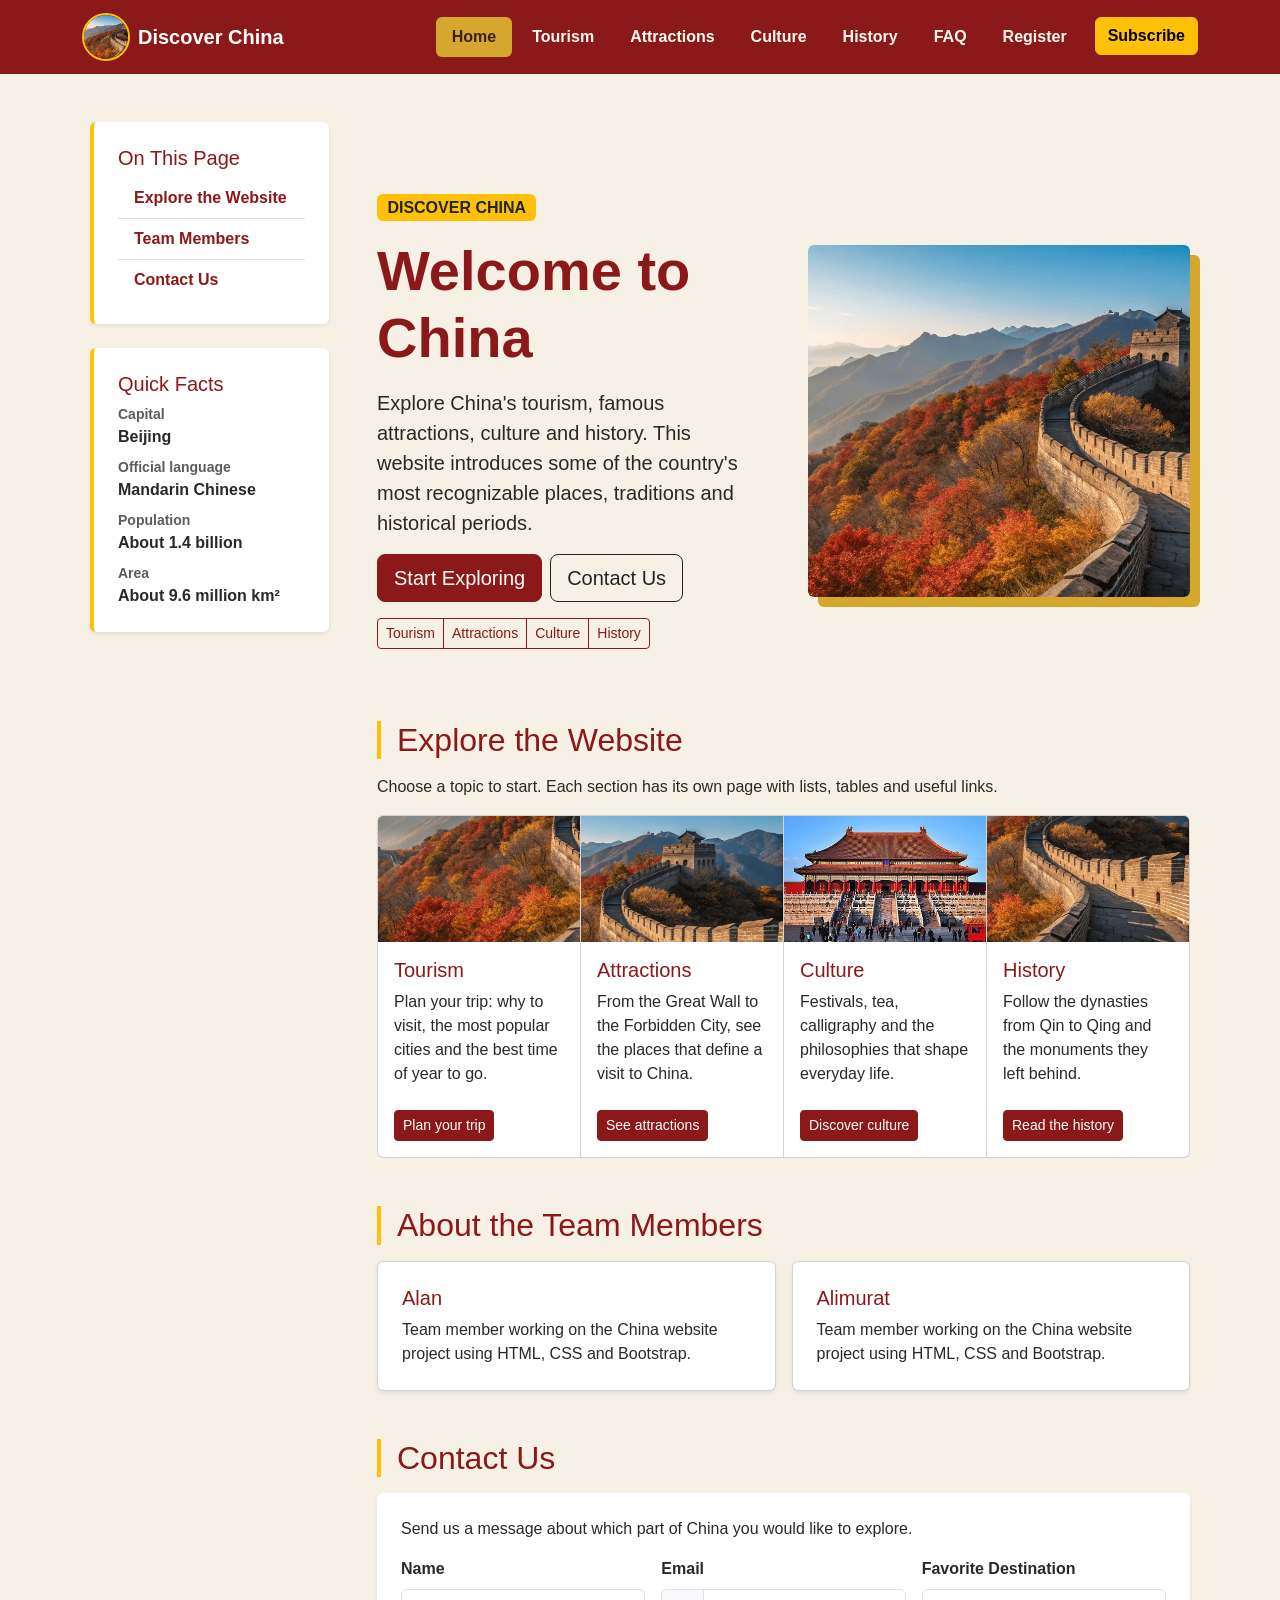
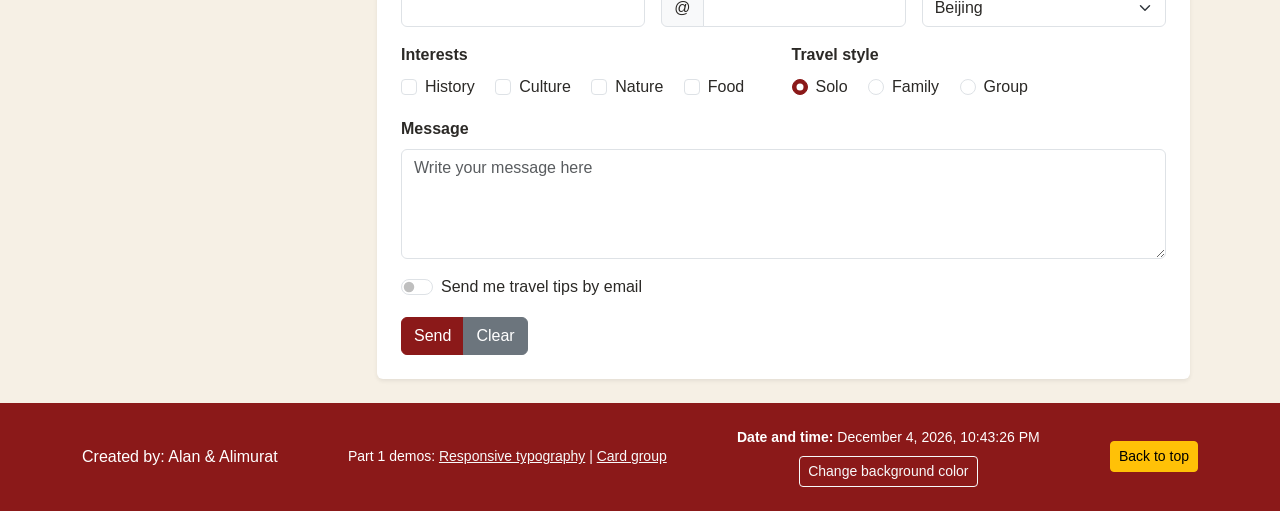
<file: index.html>
<!DOCTYPE html>
<html lang="en">
<head>
    <meta charset="UTF-8">
    <meta name="viewport" content="width=device-width, initial-scale=1.0">
    <meta name="description" content="Discover China: tourism, attractions, culture and history.">
    <title>Discover China</title>
    <link rel="stylesheet" href="css/bootstrap.min.css">
    <link rel="stylesheet" href="css/style.css">
</head>
<body class="d-flex flex-column min-vh-100" id="top">
    <a class="visually-hidden-focusable btn btn-warning m-2 position-absolute" href="#main">Skip to main content</a>

    <header class="sticky-top">
        <nav class="navbar navbar-expand-lg navbar-dark bg-primary" aria-label="Main navigation">
            <div class="container">
                <a class="navbar-brand d-flex align-items-center gap-2 fw-bold" href="index.html">
                    <img src="images/china-tourism.jpg" alt="China website logo" width="48" height="48"
                         class="rounded-circle border border-2 border-warning object-fit-cover">
                    <span>Discover China</span>
                </a>
                <button class="navbar-toggler" type="button" data-bs-toggle="collapse" data-bs-target="#mainMenu"
                        aria-controls="mainMenu" aria-expanded="false" aria-label="Toggle navigation menu">
                    <span class="navbar-toggler-icon"></span>
                </button>
                <div class="collapse navbar-collapse" id="mainMenu">
                    <ul class="navbar-nav ms-auto gap-lg-1 mt-2 mt-lg-0">
                        <li class="nav-item"><a class="nav-link fw-bold rounded px-lg-3 active" aria-current="page" href="index.html">Home</a></li>
                        <li class="nav-item"><a class="nav-link fw-bold rounded px-lg-3" href="tourism.html">Tourism</a></li>
                        <li class="nav-item"><a class="nav-link fw-bold rounded px-lg-3" href="attraction.html">Attractions</a></li>
                        <li class="nav-item"><a class="nav-link fw-bold rounded px-lg-3" href="culture.html">Culture</a></li>
                        <li class="nav-item"><a class="nav-link fw-bold rounded px-lg-3" href="history.html">History</a></li>
                        <li class="nav-item"><a class="nav-link fw-bold rounded px-lg-3" href="faq.html">FAQ</a></li>
                        <li class="nav-item"><a class="nav-link fw-bold rounded px-lg-3" href="register.html">Register</a></li>
                        <li class="nav-item ms-lg-2 mt-2 mt-lg-0"><button type="button" class="btn btn-warning fw-bold" data-open-popup>Subscribe</button></li>
                    </ul>
                </div>
            </div>
        </nav>
    </header>

    <div class="container flex-grow-1">
        <div class="row px-2 px-sm-2 gx-lg-5">
            <main id="main" class="col-lg-9 order-lg-2" tabindex="-1">
                <section class="row align-items-center g-4 g-lg-5 py-4 py-lg-5 mt-lg-4">
                    <div class="col-12 col-lg-6">
                        <span class="badge bg-warning text-dark fs-6 fw-bold text-uppercase mb-3">Discover China</span>
                        <h1 class="display-4 fw-bold text-primary mb-3">Welcome to China</h1>
                        <p class="lead">Explore China's tourism, famous attractions, culture and history. This website introduces some of the country's most recognizable places, traditions and historical periods.</p>
                        <div class="d-flex flex-wrap gap-2 mb-3">
                            <a href="#explore" class="btn btn-primary btn-lg">Start Exploring</a>
                            <a href="#contact" class="btn btn-outline-dark btn-lg">Contact Us</a>
                        </div>
                        <div class="btn-group" role="group" aria-label="Quick links to website sections">
                            <a href="tourism.html" class="btn btn-outline-primary btn-sm">Tourism</a>
                            <a href="attraction.html" class="btn btn-outline-primary btn-sm">Attractions</a>
                            <a href="culture.html" class="btn btn-outline-primary btn-sm">Culture</a>
                            <a href="history.html" class="btn btn-outline-primary btn-sm">History</a>
                        </div>
                    </div>
                    <div class="col-12 col-lg-6">
                        <img src="images/china-tourism.jpg" alt="Great Wall of China" class="photo-frame rounded">
                    </div>
                </section>
                <section>
                    <h2 id="explore" class="h2 text-primary border-start border-4 border-warning ps-3 mt-4 mb-3">Explore the Website</h2>
                    <p>Choose a topic to start. Each section has its own page with lists, tables and useful links.</p>
                    <div class="card-group">
                        <article class="card card-lift">
                            <img src="images/cards/tourism.jpg" class="card-img-top" alt="Autumn hills seen from the Great Wall">
                            <div class="card-body">
                                <h3 class="card-title h5 text-primary">Tourism</h3>
                                <p class="card-text">Plan your trip: why to visit, the most popular cities and the best time of year to go.</p>
                            </div>
                            <div class="card-footer bg-transparent border-0 pb-3">
                                <a href="tourism.html" class="btn btn-primary btn-sm">Plan your trip</a>
                            </div>
                        </article>
                        <article class="card card-lift">
                            <img src="images/cards/attractions.jpg" class="card-img-top" alt="Stone watchtower on the Great Wall">
                            <div class="card-body">
                                <h3 class="card-title h5 text-primary">Attractions</h3>
                                <p class="card-text">From the Great Wall to the Forbidden City, see the places that define a visit to China.</p>
                            </div>
                            <div class="card-footer bg-transparent border-0 pb-3">
                                <a href="attraction.html" class="btn btn-primary btn-sm">See attractions</a>
                            </div>
                        </article>
                        <article class="card card-lift">
                            <img src="images/cards/culture.jpg" class="card-img-top" alt="Roof of an imperial hall in the Forbidden City">
                            <div class="card-body">
                                <h3 class="card-title h5 text-primary">Culture</h3>
                                <p class="card-text">Festivals, tea, calligraphy and the philosophies that shape everyday life.</p>
                            </div>
                            <div class="card-footer bg-transparent border-0 pb-3">
                                <a href="culture.html" class="btn btn-primary btn-sm">Discover culture</a>
                            </div>
                        </article>
                        <article class="card card-lift">
                            <img src="images/cards/history.jpg" class="card-img-top" alt="Paved walkway along the Great Wall">
                            <div class="card-body">
                                <h3 class="card-title h5 text-primary">History</h3>
                                <p class="card-text">Follow the dynasties from Qin to Qing and the monuments they left behind.</p>
                            </div>
                            <div class="card-footer bg-transparent border-0 pb-3">
                                <a href="history.html" class="btn btn-primary btn-sm">Read the history</a>
                            </div>
                        </article>
                    </div>
                </section>

                <section id="team" class="mt-5">
                    <h2 id="team-title" class="h2 text-primary border-start border-4 border-warning ps-3 mt-0 mb-3">About the Team Members</h2>
                    <div class="row g-3">
                        <div class="col-12 col-md-6 col-lg-6">
                            <div class="card h-100 shadow-sm">
                                <div class="card-body p-3 p-lg-4">
                                    <h3 class="h5 card-title text-primary">Alan</h3>
                                    <p class="card-text mb-0">Team member working on the China website project using HTML, CSS and Bootstrap.</p>
                                </div>
                            </div>
                        </div>
                        <div class="col-12 col-md-6 col-lg-6">
                            <div class="card h-100 shadow-sm">
                                <div class="card-body p-3 p-lg-4">
                                    <h3 class="h5 card-title text-primary">Alimurat</h3>
                                    <p class="card-text mb-0">Team member working on the China website project using HTML, CSS and Bootstrap.</p>
                                </div>
                            </div>
                        </div>
                    </div>
                </section>

                <section id="contact" class="mt-5 mb-4">
                    <h2 id="contact-title" class="h2 text-primary border-start border-4 border-warning ps-3 mt-0 mb-3">Contact Us</h2>
                    <div class="card border-0 shadow-sm">
                        <div class="card-body p-3 p-lg-4">
                            <p>Send us a message about which part of China you would like to explore.</p>
                            <div class="alert alert-success d-none" id="contactSuccess" role="status" tabindex="-1"></div>
                            <form id="contact-form" action="index.html" method="get" novalidate>
                                <div class="row g-3">
                                    <div class="col-12 col-sm-6 col-lg-4">
                                        <label for="name" class="form-label fw-bold">Name</label>
                                        <input type="text" class="form-control" id="name" name="name" autocomplete="name" required>
                                        <div class="invalid-feedback" id="name-error"></div>
                                    </div>
                                    <div class="col-12 col-sm-6 col-lg-4">
                                        <label for="email" class="form-label fw-bold">Email</label>
                                        <div class="input-group has-validation">
                                            <span class="input-group-text" id="email-addon">@</span>
                                            <input type="email" class="form-control" id="email" name="email" aria-describedby="email-addon" autocomplete="email" required>
                                            <div class="invalid-feedback" id="email-error"></div>
                                        </div>
                                    </div>
                                    <div class="col-12 col-sm-12 col-lg-4">
                                        <label for="destination" class="form-label fw-bold">Favorite Destination</label>
                                        <select class="form-select" id="destination" name="destination">
                                            <option>Beijing</option>
                                            <option>Shanghai</option>
                                            <option>Xi'an</option>
                                            <option>Chengdu</option>
                                        </select>
                                    </div>
                                    <div class="col-12 col-md-6">
                                        <fieldset>
                                            <legend class="form-label fw-bold fs-6">Interests</legend>
                                            <div class="form-check form-check-inline">
                                                <input class="form-check-input" type="checkbox" id="int-history" name="interest" value="history">
                                                <label class="form-check-label" for="int-history">History</label>
                                            </div>
                                            <div class="form-check form-check-inline">
                                                <input class="form-check-input" type="checkbox" id="int-culture" name="interest" value="culture">
                                                <label class="form-check-label" for="int-culture">Culture</label>
                                            </div>
                                            <div class="form-check form-check-inline">
                                                <input class="form-check-input" type="checkbox" id="int-nature" name="interest" value="nature">
                                                <label class="form-check-label" for="int-nature">Nature</label>
                                            </div>
                                            <div class="form-check form-check-inline">
                                                <input class="form-check-input" type="checkbox" id="int-food" name="interest" value="food">
                                                <label class="form-check-label" for="int-food">Food</label>
                                            </div>
                                        </fieldset>
                                    </div>
                                    <div class="col-12 col-md-6">
                                        <fieldset>
                                            <legend class="form-label fw-bold fs-6">Travel style</legend>
                                            <div class="form-check form-check-inline">
                                                <input class="form-check-input" type="radio" name="style" id="style-solo" value="solo" checked>
                                                <label class="form-check-label" for="style-solo">Solo</label>
                                            </div>
                                            <div class="form-check form-check-inline">
                                                <input class="form-check-input" type="radio" name="style" id="style-family" value="family">
                                                <label class="form-check-label" for="style-family">Family</label>
                                            </div>
                                            <div class="form-check form-check-inline">
                                                <input class="form-check-input" type="radio" name="style" id="style-group" value="group">
                                                <label class="form-check-label" for="style-group">Group</label>
                                            </div>
                                        </fieldset>
                                    </div>
                                    <div class="col-12">
                                        <label for="message" class="form-label fw-bold">Message</label>
                                        <textarea class="form-control" id="message" name="message" rows="4" placeholder="Write your message here"></textarea>
                                        <div class="invalid-feedback" id="message-error"></div>
                                    </div>
                                    <div class="col-12">
                                        <div class="form-check form-switch">
                                            <input class="form-check-input" type="checkbox" role="switch" id="newsletter" name="newsletter">
                                            <label class="form-check-label" for="newsletter">Send me travel tips by email</label>
                                        </div>
                                    </div>
                                    <div class="col-12">
                                        <div class="btn-group" role="group" aria-label="Form actions">
                                            <button type="submit" class="btn btn-primary">Send</button>
                                            <button type="reset" class="btn btn-secondary">Clear</button>
                                        </div>
                                    </div>
                                </div>
                            </form>
                        </div>
                    </div>
                </section>
            </main>

            <aside class="col-lg-3 order-lg-1 mt-2 mt-lg-5 mb-4" aria-label="Sidebar">
                <div class="sticky-lg-top side-sticky">
                    <div class="card border-0 border-start border-4 border-warning shadow-sm mb-3 mb-lg-4">
                        <div class="card-body p-3 p-lg-4">
                            <h2 class="h5 text-primary card-title">On This Page</h2>
                            <div class="list-group list-group-flush">
                                <a class="list-group-item list-group-item-action text-primary fw-bold" href="#explore">Explore the Website</a>
                                <a class="list-group-item list-group-item-action text-primary fw-bold" href="#team-title">Team Members</a>
                                <a class="list-group-item list-group-item-action text-primary fw-bold" href="#contact-title">Contact Us</a>
                            </div>
                        </div>
                    </div>
                    <div class="card border-0 border-start border-4 border-warning shadow-sm">
                        <div class="card-body p-3 p-lg-4">
                            <h2 class="h5 text-primary card-title">Quick Facts</h2>
                            <dl class="mb-0">
                                <dt class="small text-body-secondary">Capital</dt><dd class="fw-bold">Beijing</dd>
                                <dt class="small text-body-secondary">Official language</dt><dd class="fw-bold">Mandarin Chinese</dd>
                                <dt class="small text-body-secondary">Population</dt><dd class="fw-bold">About 1.4 billion</dd>
                                <dt class="small text-body-secondary">Area</dt><dd class="fw-bold mb-0">About 9.6 million km&sup2;</dd>
                            </dl>
                        </div>
                    </div>
                </div>
            </aside>
        </div>
    </div>

    <!-- Task 3: popup subscription form (hidden by default) -->
    <div class="popup-overlay" id="popupOverlay" role="dialog" aria-modal="true" aria-labelledby="popupTitle">
        <div class="popup-window card border-0 shadow-lg">
            <div class="card-body p-4">
                <button type="button" class="btn-close popup-close" id="popupClose" aria-label="Close"></button>
                <h2 id="popupTitle" class="h4 text-primary mb-3">Subscribe to China travel news</h2>
                <form id="subscribeForm" novalidate>
                    <div class="mb-3">
                        <label for="subName" class="form-label fw-bold">Name</label>
                        <input type="text" class="form-control" id="subName" placeholder="Your name" autocomplete="name">
                        <div class="invalid-feedback" id="subName-error"></div>
                    </div>
                    <div class="mb-3">
                        <label for="subEmail" class="form-label fw-bold">Email</label>
                        <input type="email" class="form-control" id="subEmail" placeholder="name@example.com" autocomplete="email">
                        <div class="invalid-feedback" id="subEmail-error"></div>
                    </div>
                    <button type="submit" class="btn btn-primary">Subscribe</button>
                    <div class="alert alert-success d-none mt-3 mb-0" id="subSuccess" role="status"></div>
                </form>
            </div>
        </div>
    </div>

    <footer class="bg-primary text-white mt-auto py-4">
        <div class="container d-flex flex-wrap justify-content-between align-items-center gap-3">
            <p class="mb-0">Created by: Alan &amp; Alimurat</p>
            <p class="mb-0 small">
                Part 1 demos:
                <a class="link-light" href="typography.html">Responsive typography</a> |
                <a class="link-light" href="card-group.html">Card group</a>
            </p>
            <div class="text-lg-center">
                <p class="mb-2 small"><span class="fw-bold">Date and time:</span> <span id="datetime" aria-live="off"></span></p>
                <button type="button" class="btn btn-outline-light btn-sm" id="colorBtn">Change background color</button>
            </div>
            <a href="#top" class="btn btn-warning btn-sm">Back to top</a>
        </div>
    </footer>

    <script src="js/bootstrap.bundle.min.js"></script>
    <script src="js/bgcolor.js"></script>
    <script src="js/datetime.js"></script>
    <script src="js/popup.js"></script>
    <script src="js/validation.js"></script>
</body>
</html>
</file>
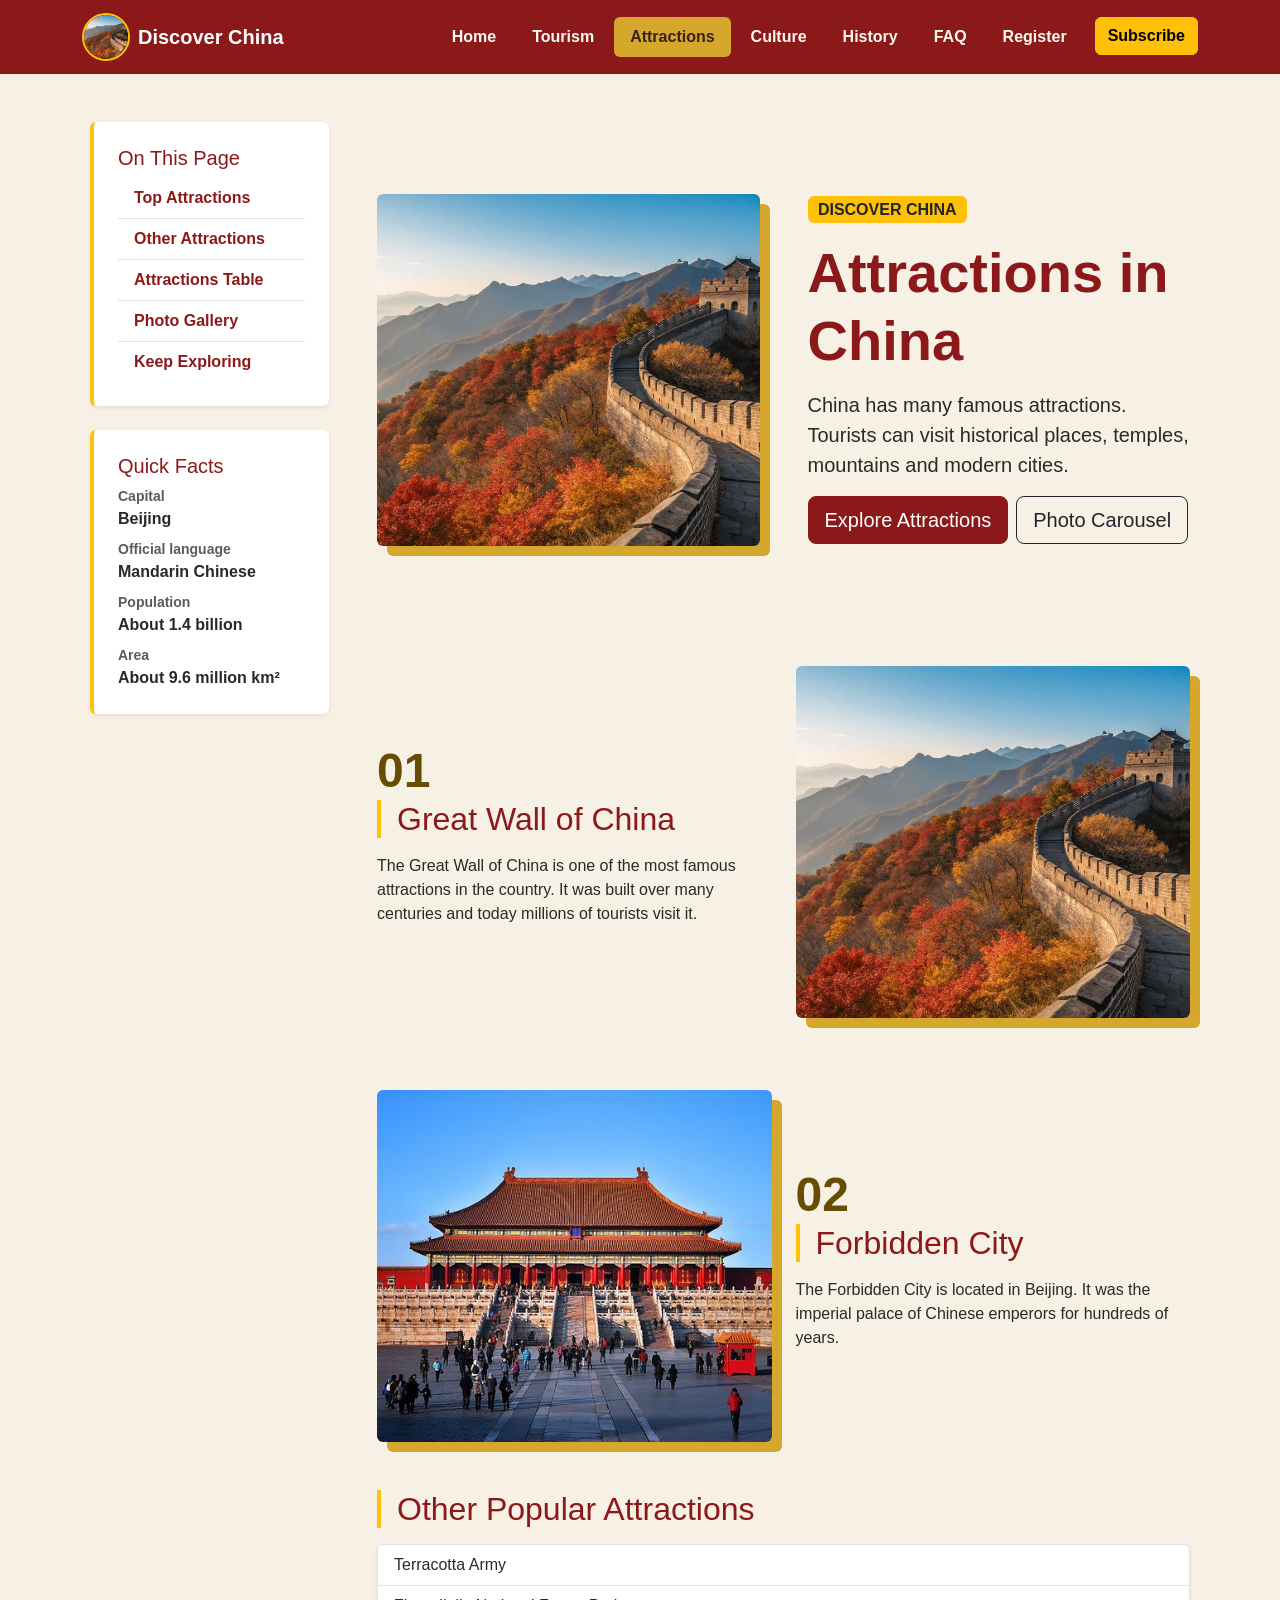
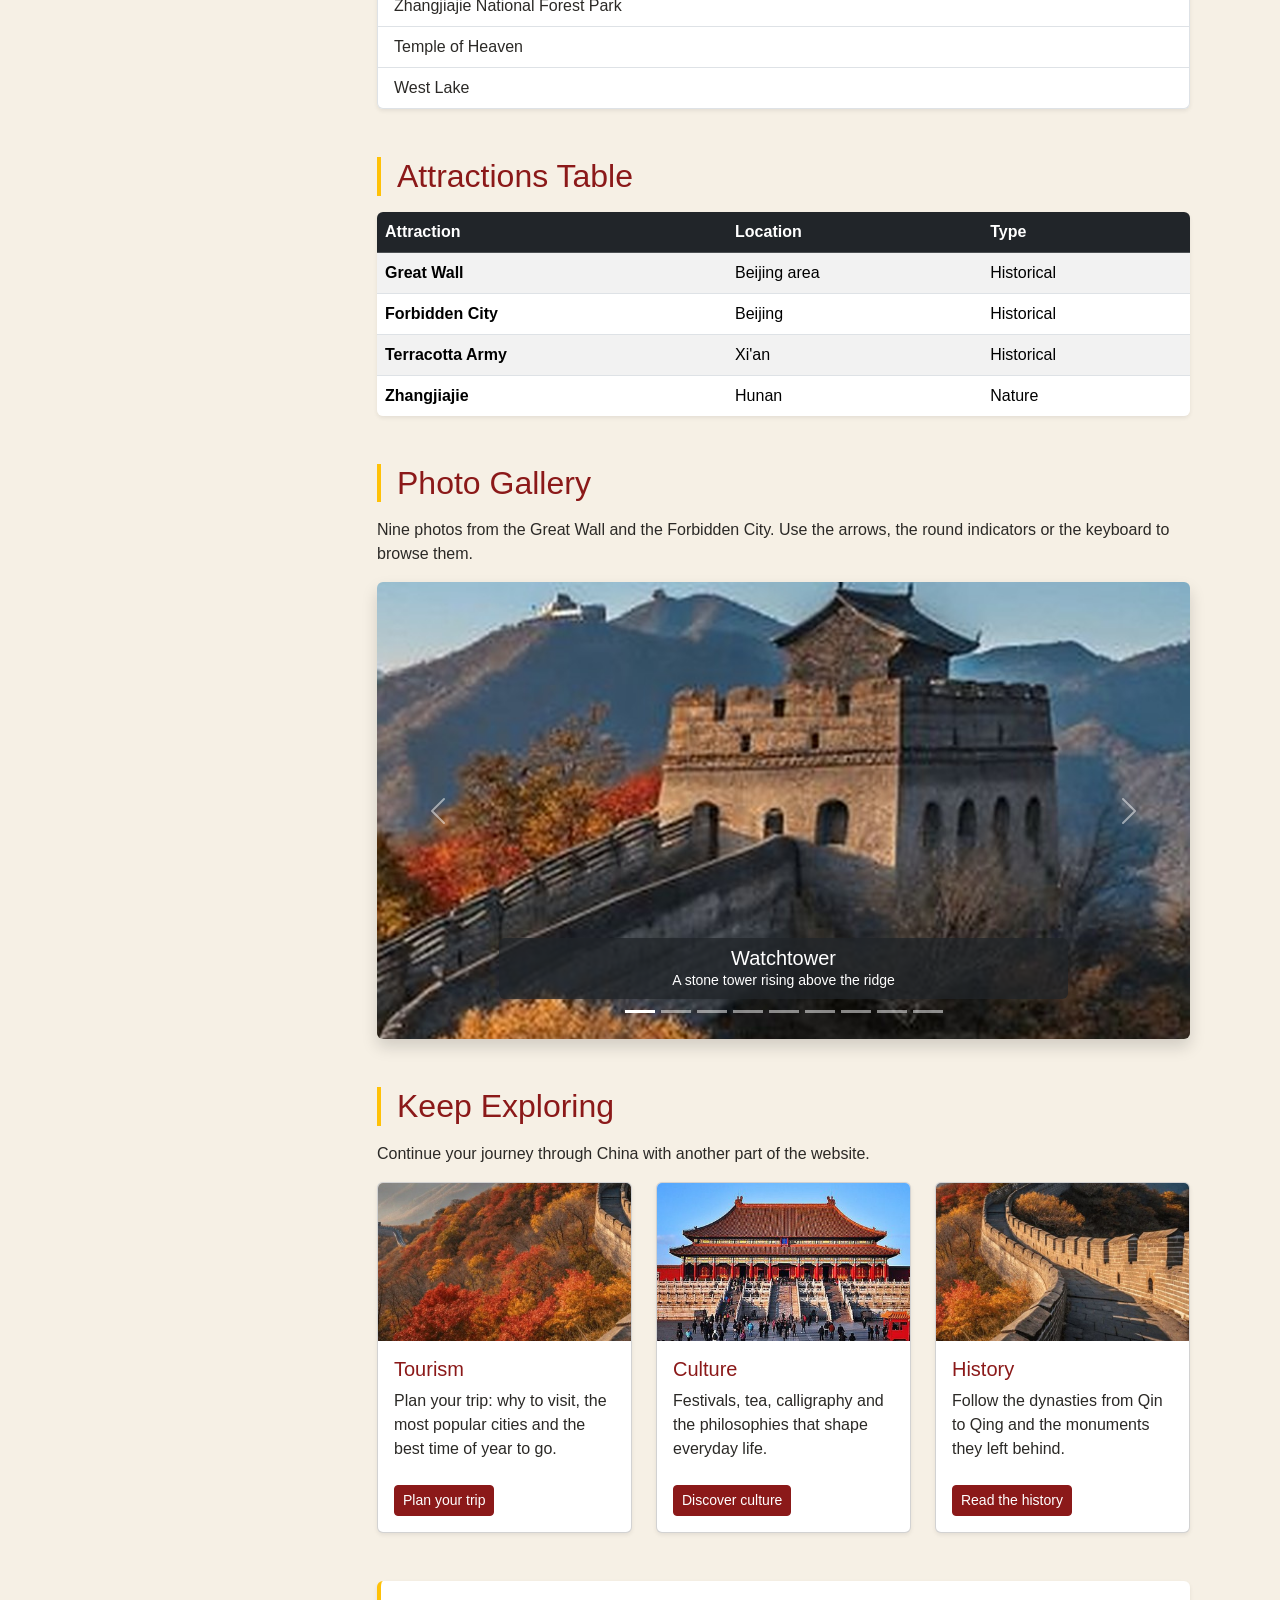
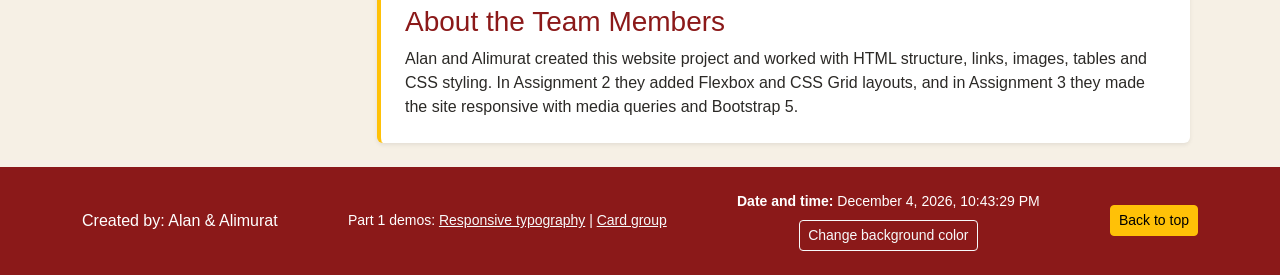
<file: attraction.html>
<!DOCTYPE html>
<html lang="en">
<head>
    <meta charset="UTF-8">
    <meta name="viewport" content="width=device-width, initial-scale=1.0">
    <meta name="description" content="Famous attractions in China: Great Wall, Forbidden City and more.">
    <title>Attractions in China</title>
    <link rel="stylesheet" href="css/bootstrap.min.css">
    <link rel="stylesheet" href="css/style.css">
</head>
<body class="d-flex flex-column min-vh-100" id="top">
    <a class="visually-hidden-focusable btn btn-warning m-2 position-absolute" href="#main">Skip to main content</a>

    <header class="sticky-top">
        <nav class="navbar navbar-expand-lg navbar-dark bg-primary" aria-label="Main navigation">
            <div class="container">
                <a class="navbar-brand d-flex align-items-center gap-2 fw-bold" href="index.html">
                    <img src="images/china-tourism.jpg" alt="China website logo" width="48" height="48"
                         class="rounded-circle border border-2 border-warning object-fit-cover">
                    <span>Discover China</span>
                </a>
                <button class="navbar-toggler" type="button" data-bs-toggle="collapse" data-bs-target="#mainMenu"
                        aria-controls="mainMenu" aria-expanded="false" aria-label="Toggle navigation menu">
                    <span class="navbar-toggler-icon"></span>
                </button>
                <div class="collapse navbar-collapse" id="mainMenu">
                    <ul class="navbar-nav ms-auto gap-lg-1 mt-2 mt-lg-0">
                        <li class="nav-item"><a class="nav-link fw-bold rounded px-lg-3" href="index.html">Home</a></li>
                        <li class="nav-item"><a class="nav-link fw-bold rounded px-lg-3" href="tourism.html">Tourism</a></li>
                        <li class="nav-item"><a class="nav-link fw-bold rounded px-lg-3 active" aria-current="page" href="attraction.html">Attractions</a></li>
                        <li class="nav-item"><a class="nav-link fw-bold rounded px-lg-3" href="culture.html">Culture</a></li>
                        <li class="nav-item"><a class="nav-link fw-bold rounded px-lg-3" href="history.html">History</a></li>
                        <li class="nav-item"><a class="nav-link fw-bold rounded px-lg-3" href="faq.html">FAQ</a></li>
                        <li class="nav-item"><a class="nav-link fw-bold rounded px-lg-3" href="register.html">Register</a></li>
                        <li class="nav-item ms-lg-2 mt-2 mt-lg-0"><button type="button" class="btn btn-warning fw-bold" data-open-popup>Subscribe</button></li>
                    </ul>
                </div>
            </div>
        </nav>
    </header>

    <div class="container flex-grow-1">
        <div class="row px-2 px-sm-2 gx-lg-5">
            <main id="main" class="col-lg-9 order-lg-2" tabindex="-1">
                <section class="row align-items-center g-4 g-lg-5 py-4 py-lg-5 mt-lg-4">
                    <div class="col-12 col-lg-6 order-lg-2">
                        <span class="badge bg-warning text-dark fs-6 fw-bold text-uppercase mb-3">Discover China</span>
                        <h1 class="display-4 fw-bold text-primary mb-3">Attractions in China</h1>
                        <p class="lead">China has many famous attractions. Tourists can visit historical places, temples, mountains and modern cities.</p>
                        <div class="d-flex flex-wrap gap-2">
                            <a href="#places" class="btn btn-primary btn-lg">Explore Attractions</a>
                            <a href="#gallery" class="btn btn-outline-dark btn-lg">Photo Carousel</a>
                        </div>
                    </div>
                    <div class="col-12 col-lg-6">
                        <img src="images/great-wall.jpg" alt="Great Wall of China" class="photo-frame rounded">
                    </div>
                </section>
                <div id="places">
                    <div class="row align-items-center g-4 my-4 my-lg-5">
                        <div class="col-12 col-lg-6">
                            <p class="display-5 fw-bold text-warning-emphasis mb-0">01</p>
                            <h2 class="h2 text-primary border-start border-4 border-warning ps-3 mb-3">Great Wall of China</h2>
                            <p>The Great Wall of China is one of the most famous attractions in the country. It was built over many centuries and today millions of tourists visit it.</p>
                        </div>
                        <div class="col-12 col-lg-6">
                            <img src="images/great-wall.jpg" alt="Great Wall of China" class="photo-frame rounded">
                        </div>
                    </div>
                    <div class="row align-items-center g-4 my-4 my-lg-5">
                        <div class="col-12 col-lg-6 order-lg-2">
                            <p class="display-5 fw-bold text-warning-emphasis mb-0">02</p>
                            <h2 class="h2 text-primary border-start border-4 border-warning ps-3 mb-3">Forbidden City</h2>
                            <p>The Forbidden City is located in Beijing. It was the imperial palace of Chinese emperors for hundreds of years.</p>
                        </div>
                        <div class="col-12 col-lg-6">
                            <img src="images/forbidden-city.jpg" alt="Forbidden City in Beijing" class="photo-frame rounded">
                        </div>
                    </div>
                </div>

                <h2 id="other" class="h2 text-primary border-start border-4 border-warning ps-3 mt-5 mb-3">Other Popular Attractions</h2>
                <ul class="list-group shadow-sm mb-4">
                    <li class="list-group-item">Terracotta Army</li>
                    <li class="list-group-item">Zhangjiajie National Forest Park</li>
                    <li class="list-group-item">Temple of Heaven</li>
                    <li class="list-group-item">West Lake</li>
                </ul>

                <h2 id="table" class="h2 text-primary border-start border-4 border-warning ps-3 mt-5 mb-3">Attractions Table</h2>
                <div class="table-responsive rounded shadow-sm mb-4">
                    <table class="table table-striped table-hover align-middle mb-0">
                        <caption class="visually-hidden">Popular attractions in China</caption>
                        <thead class="table-dark"><tr><th scope="col">Attraction</th><th scope="col">Location</th><th scope="col">Type</th></tr></thead>
                        <tbody>
                            <tr><th scope="row">Great Wall</th><td>Beijing area</td><td>Historical</td></tr>
                            <tr><th scope="row">Forbidden City</th><td>Beijing</td><td>Historical</td></tr>
                            <tr><th scope="row">Terracotta Army</th><td>Xi'an</td><td>Historical</td></tr>
                            <tr><th scope="row">Zhangjiajie</th><td>Hunan</td><td>Nature</td></tr>
                        </tbody>
                    </table>
                </div>

                <h2 id="gallery" class="h2 text-primary border-start border-4 border-warning ps-3 mt-5 mb-3">Photo Gallery</h2>
                <p>Nine photos from the Great Wall and the Forbidden City. Use the arrows, the round indicators or the keyboard to browse them.</p>
                <div id="chinaCarousel" class="carousel slide shadow rounded overflow-hidden" aria-roledescription="carousel" aria-label="Photos of the Great Wall and the Forbidden City">
                    <div class="carousel-indicators">
                        <button type="button" data-bs-target="#chinaCarousel" data-bs-slide-to="0" class="active" aria-current="true" aria-label="Slide 1"></button>
                        <button type="button" data-bs-target="#chinaCarousel" data-bs-slide-to="1" aria-label="Slide 2"></button>
                        <button type="button" data-bs-target="#chinaCarousel" data-bs-slide-to="2" aria-label="Slide 3"></button>
                        <button type="button" data-bs-target="#chinaCarousel" data-bs-slide-to="3" aria-label="Slide 4"></button>
                        <button type="button" data-bs-target="#chinaCarousel" data-bs-slide-to="4" aria-label="Slide 5"></button>
                        <button type="button" data-bs-target="#chinaCarousel" data-bs-slide-to="5" aria-label="Slide 6"></button>
                        <button type="button" data-bs-target="#chinaCarousel" data-bs-slide-to="6" aria-label="Slide 7"></button>
                        <button type="button" data-bs-target="#chinaCarousel" data-bs-slide-to="7" aria-label="Slide 8"></button>
                        <button type="button" data-bs-target="#chinaCarousel" data-bs-slide-to="8" aria-label="Slide 9"></button>
                    </div>
                    <div class="carousel-inner">
                        <div class="carousel-item active">
                            <img src="images/gallery/g1.jpg" class="d-block w-100" alt="Watchtower on the Great Wall">
                            <div class="carousel-caption rounded bg-dark bg-opacity-75 py-2">
                                <h3 class="h5 mb-0">Watchtower</h3>
                                <p class="d-none d-md-block small mb-0">A stone tower rising above the ridge</p>
                            </div>
                        </div>
                        <div class="carousel-item">
                            <img src="images/gallery/g2.jpg" class="d-block w-100" alt="Autumn foliage below the Great Wall">
                            <div class="carousel-caption rounded bg-dark bg-opacity-75 py-2">
                                <h3 class="h5 mb-0">Autumn slopes</h3>
                                <p class="d-none d-md-block small mb-0">Red and gold trees under the wall</p>
                            </div>
                        </div>
                        <div class="carousel-item">
                            <img src="images/gallery/g3.jpg" class="d-block w-100" alt="Paved walkway on the Great Wall">
                            <div class="carousel-caption rounded bg-dark bg-opacity-75 py-2">
                                <h3 class="h5 mb-0">Wall walkway</h3>
                                <p class="d-none d-md-block small mb-0">A stone path following the ridge</p>
                            </div>
                        </div>
                        <div class="carousel-item">
                            <img src="images/gallery/g4.jpg" class="d-block w-100" alt="Mountain ridges fading into haze">
                            <div class="carousel-caption rounded bg-dark bg-opacity-75 py-2">
                                <h3 class="h5 mb-0">Mountain ridges</h3>
                                <p class="d-none d-md-block small mb-0">Layers of hills in the morning haze</p>
                            </div>
                        </div>
                        <div class="carousel-item">
                            <img src="images/gallery/g5.jpg" class="d-block w-100" alt="Battlements of the Great Wall">
                            <div class="carousel-caption rounded bg-dark bg-opacity-75 py-2">
                                <h3 class="h5 mb-0">Battlements</h3>
                                <p class="d-none d-md-block small mb-0">The crenellated parapet up close</p>
                            </div>
                        </div>
                        <div class="carousel-item">
                            <img src="images/gallery/g6.jpg" class="d-block w-100" alt="Double-eaved roof of a Forbidden City hall">
                            <div class="carousel-caption rounded bg-dark bg-opacity-75 py-2">
                                <h3 class="h5 mb-0">Imperial roof</h3>
                                <p class="d-none d-md-block small mb-0">Double-eaved roof of a palace hall</p>
                            </div>
                        </div>
                        <div class="carousel-item">
                            <img src="images/gallery/g7.jpg" class="d-block w-100" alt="Red columns and painted eaves of a Forbidden City hall">
                            <div class="carousel-caption rounded bg-dark bg-opacity-75 py-2">
                                <h3 class="h5 mb-0">Red columns</h3>
                                <p class="d-none d-md-block small mb-0">Painted eaves above red pillars</p>
                            </div>
                        </div>
                        <div class="carousel-item">
                            <img src="images/gallery/g8.jpg" class="d-block w-100" alt="Marble stairway leading to a Forbidden City hall">
                            <div class="carousel-caption rounded bg-dark bg-opacity-75 py-2">
                                <h3 class="h5 mb-0">Marble stairway</h3>
                                <p class="d-none d-md-block small mb-0">Steps that lead up to the hall</p>
                            </div>
                        </div>
                        <div class="carousel-item">
                            <img src="images/gallery/g9.jpg" class="d-block w-100" alt="Visitors crossing a Forbidden City courtyard">
                            <div class="carousel-caption rounded bg-dark bg-opacity-75 py-2">
                                <h3 class="h5 mb-0">Palace courtyard</h3>
                                <p class="d-none d-md-block small mb-0">Visitors and a small red pavilion</p>
                            </div>
                        </div>
                    </div>
                    <button class="carousel-control-prev" type="button" data-bs-target="#chinaCarousel" data-bs-slide="prev">
                        <span class="carousel-control-prev-icon" aria-hidden="true"></span>
                        <span class="visually-hidden">Previous photo</span>
                    </button>
                    <button class="carousel-control-next" type="button" data-bs-target="#chinaCarousel" data-bs-slide="next">
                        <span class="carousel-control-next-icon" aria-hidden="true"></span>
                        <span class="visually-hidden">Next photo</span>
                    </button>
                </div>

                <section id="explore" class="mt-5">
                    <h2 class="h2 text-primary border-start border-4 border-warning ps-3 mb-3">Keep Exploring</h2>
                    <p>Continue your journey through China with another part of the website.</p>
                    <div class="row g-4">
                        <div class="col-12 col-md-6 col-lg-4">
                            <article class="card h-100 shadow-sm card-lift">
                                <img src="images/cards/tourism.jpg" class="card-img-top" alt="Autumn hills seen from the Great Wall">
                                <div class="card-body">
                                    <h3 class="card-title h5 text-primary">Tourism</h3>
                                    <p class="card-text">Plan your trip: why to visit, the most popular cities and the best time of year to go.</p>
                                </div>
                                <div class="card-footer bg-transparent border-0 pb-3">
                                    <a href="tourism.html" class="btn btn-primary btn-sm">Plan your trip</a>
                                </div>
                            </article>
                        </div>
                        <div class="col-12 col-md-6 col-lg-4">
                            <article class="card h-100 shadow-sm card-lift">
                                <img src="images/cards/culture.jpg" class="card-img-top" alt="Roof of an imperial hall in the Forbidden City">
                                <div class="card-body">
                                    <h3 class="card-title h5 text-primary">Culture</h3>
                                    <p class="card-text">Festivals, tea, calligraphy and the philosophies that shape everyday life.</p>
                                </div>
                                <div class="card-footer bg-transparent border-0 pb-3">
                                    <a href="culture.html" class="btn btn-primary btn-sm">Discover culture</a>
                                </div>
                            </article>
                        </div>
                        <div class="col-12 col-md-6 col-lg-4">
                            <article class="card h-100 shadow-sm card-lift">
                                <img src="images/cards/history.jpg" class="card-img-top" alt="Paved walkway along the Great Wall">
                                <div class="card-body">
                                    <h3 class="card-title h5 text-primary">History</h3>
                                    <p class="card-text">Follow the dynasties from Qin to Qing and the monuments they left behind.</p>
                                </div>
                                <div class="card-footer bg-transparent border-0 pb-3">
                                    <a href="history.html" class="btn btn-primary btn-sm">Read the history</a>
                                </div>
                            </article>
                        </div>
                    </div>
                </section>

                <section id="team" class="mt-5 mb-4">
                    <div class="card border-0 border-start border-4 border-warning shadow-sm">
                        <div class="card-body p-3 p-lg-4">
                            <h2 class="h3 text-primary card-title">About the Team Members</h2>
                            <p class="card-text mb-0">Alan and Alimurat created this website project and worked with HTML structure, links, images, tables and CSS styling. In Assignment 2 they added Flexbox and CSS Grid layouts, and in Assignment 3 they made the site responsive with media queries and Bootstrap 5.</p>
                        </div>
                    </div>
                </section>
            </main>

            <aside class="col-lg-3 order-lg-1 mt-2 mt-lg-5 mb-4" aria-label="Sidebar">
                <div class="sticky-lg-top side-sticky">
                    <div class="card border-0 border-start border-4 border-warning shadow-sm mb-3 mb-lg-4">
                        <div class="card-body p-3 p-lg-4">
                            <h2 class="h5 text-primary card-title">On This Page</h2>
                            <div class="list-group list-group-flush">
                                <a class="list-group-item list-group-item-action text-primary fw-bold" href="#places">Top Attractions</a>
                                <a class="list-group-item list-group-item-action text-primary fw-bold" href="#other">Other Attractions</a>
                                <a class="list-group-item list-group-item-action text-primary fw-bold" href="#table">Attractions Table</a>
                                <a class="list-group-item list-group-item-action text-primary fw-bold" href="#gallery">Photo Gallery</a>
                                <a class="list-group-item list-group-item-action text-primary fw-bold" href="#explore">Keep Exploring</a>
                            </div>
                        </div>
                    </div>
                    <div class="card border-0 border-start border-4 border-warning shadow-sm">
                        <div class="card-body p-3 p-lg-4">
                            <h2 class="h5 text-primary card-title">Quick Facts</h2>
                            <dl class="mb-0">
                                <dt class="small text-body-secondary">Capital</dt><dd class="fw-bold">Beijing</dd>
                                <dt class="small text-body-secondary">Official language</dt><dd class="fw-bold">Mandarin Chinese</dd>
                                <dt class="small text-body-secondary">Population</dt><dd class="fw-bold">About 1.4 billion</dd>
                                <dt class="small text-body-secondary">Area</dt><dd class="fw-bold mb-0">About 9.6 million km&sup2;</dd>
                            </dl>
                        </div>
                    </div>
                </div>
            </aside>
        </div>
    </div>

    <!-- Task 3: popup subscription form (hidden by default) -->
    <div class="popup-overlay" id="popupOverlay" role="dialog" aria-modal="true" aria-labelledby="popupTitle">
        <div class="popup-window card border-0 shadow-lg">
            <div class="card-body p-4">
                <button type="button" class="btn-close popup-close" id="popupClose" aria-label="Close"></button>
                <h2 id="popupTitle" class="h4 text-primary mb-3">Subscribe to China travel news</h2>
                <form id="subscribeForm" novalidate>
                    <div class="mb-3">
                        <label for="subName" class="form-label fw-bold">Name</label>
                        <input type="text" class="form-control" id="subName" placeholder="Your name" autocomplete="name">
                        <div class="invalid-feedback" id="subName-error"></div>
                    </div>
                    <div class="mb-3">
                        <label for="subEmail" class="form-label fw-bold">Email</label>
                        <input type="email" class="form-control" id="subEmail" placeholder="name@example.com" autocomplete="email">
                        <div class="invalid-feedback" id="subEmail-error"></div>
                    </div>
                    <button type="submit" class="btn btn-primary">Subscribe</button>
                    <div class="alert alert-success d-none mt-3 mb-0" id="subSuccess" role="status"></div>
                </form>
            </div>
        </div>
    </div>

    <footer class="bg-primary text-white mt-auto py-4">
        <div class="container d-flex flex-wrap justify-content-between align-items-center gap-3">
            <p class="mb-0">Created by: Alan &amp; Alimurat</p>
            <p class="mb-0 small">
                Part 1 demos:
                <a class="link-light" href="typography.html">Responsive typography</a> |
                <a class="link-light" href="card-group.html">Card group</a>
            </p>
            <div class="text-lg-center">
                <p class="mb-2 small"><span class="fw-bold">Date and time:</span> <span id="datetime" aria-live="off"></span></p>
                <button type="button" class="btn btn-outline-light btn-sm" id="colorBtn">Change background color</button>
            </div>
            <a href="#top" class="btn btn-warning btn-sm">Back to top</a>
        </div>
    </footer>

    <script src="js/bootstrap.bundle.min.js"></script>
    <script src="js/bgcolor.js"></script>
    <script src="js/datetime.js"></script>
    <script src="js/popup.js"></script>
</body>
</html>
</file>
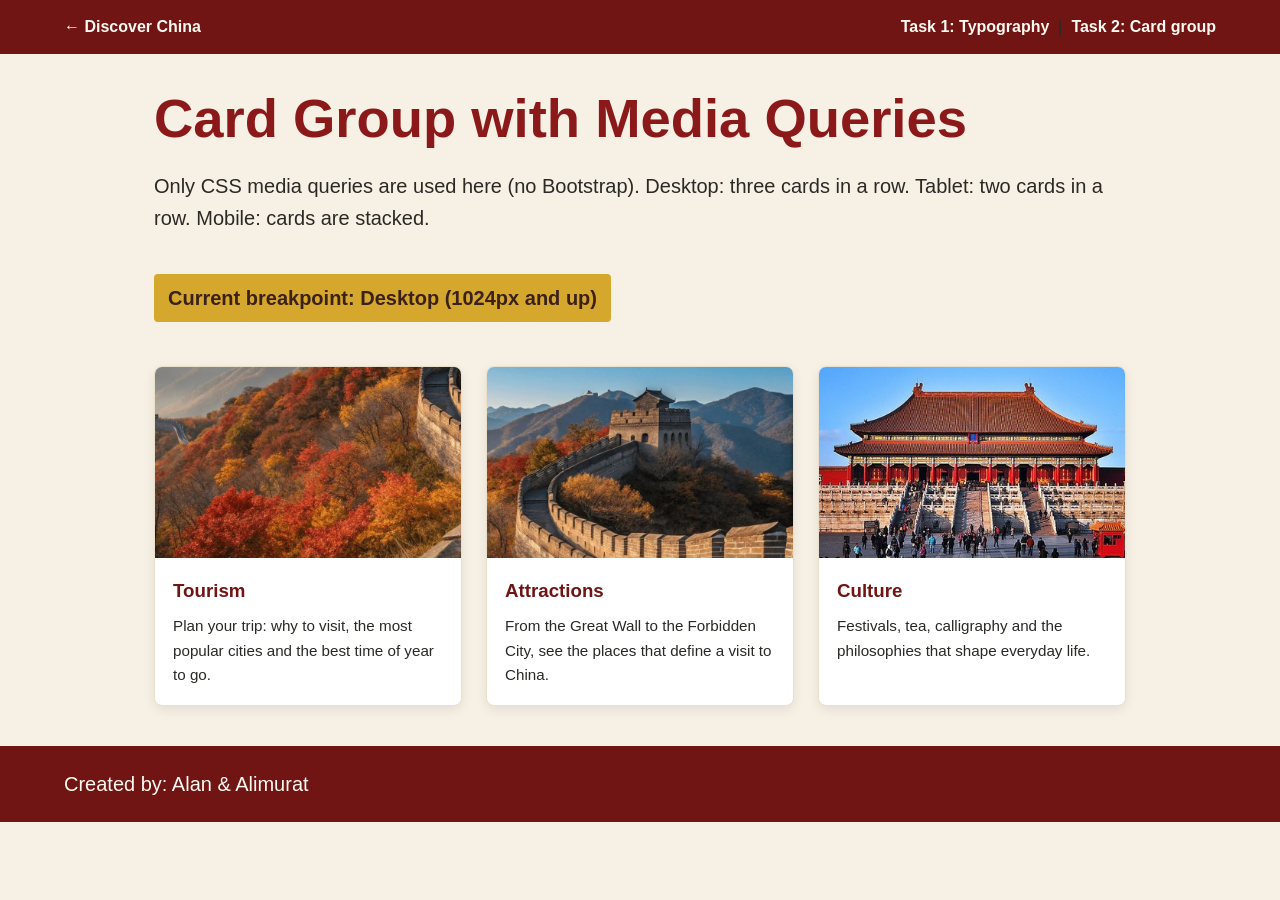
<file: card-group.html>
<!DOCTYPE html>
<html lang="en">
<head>
    <meta charset="UTF-8">
    <meta name="viewport" content="width=device-width, initial-scale=1.0">
    <title>Task 2: Card Group</title>
    <link rel="stylesheet" href="css/media-queries.css">
</head>
<body>
    <header class="top-bar">
        <a href="index.html">&larr; Discover China</a>
        <nav aria-label="Part 1 pages">
            <a href="typography.html">Task 1: Typography</a> &nbsp;|&nbsp;
            <a href="card-group.html">Task 2: Card group</a>
        </nav>
    </header>

    <main class="page-content">
        <h1>Card Group with Media Queries</h1>
        <p>Only CSS media queries are used here (no Bootstrap). Desktop: three cards in a row. Tablet: two cards in a row. Mobile: cards are stacked.</p>
        <p class="breakpoint" role="status">Current breakpoint: </p>
        <section class="cards" aria-label="Three cards">
            <article class="info-card">
                <img src="images/cards/tourism.jpg" alt="Autumn hills seen from the Great Wall">
                <div class="card-text">
                    <h3>Tourism</h3>
                    <p>Plan your trip: why to visit, the most popular cities and the best time of year to go.</p>
                </div>
            </article>
            <article class="info-card">
                <img src="images/cards/attractions.jpg" alt="Stone watchtower on the Great Wall">
                <div class="card-text">
                    <h3>Attractions</h3>
                    <p>From the Great Wall to the Forbidden City, see the places that define a visit to China.</p>
                </div>
            </article>
            <article class="info-card">
                <img src="images/cards/culture.jpg" alt="Roof of an imperial hall in the Forbidden City">
                <div class="card-text">
                    <h3>Culture</h3>
                    <p>Festivals, tea, calligraphy and the philosophies that shape everyday life.</p>
                </div>
            </article>
        </section>
    </main>

    <footer class="footer">
        <p>Created by: Alan &amp; Alimurat</p>
    </footer>
</body>
</html>
</file>
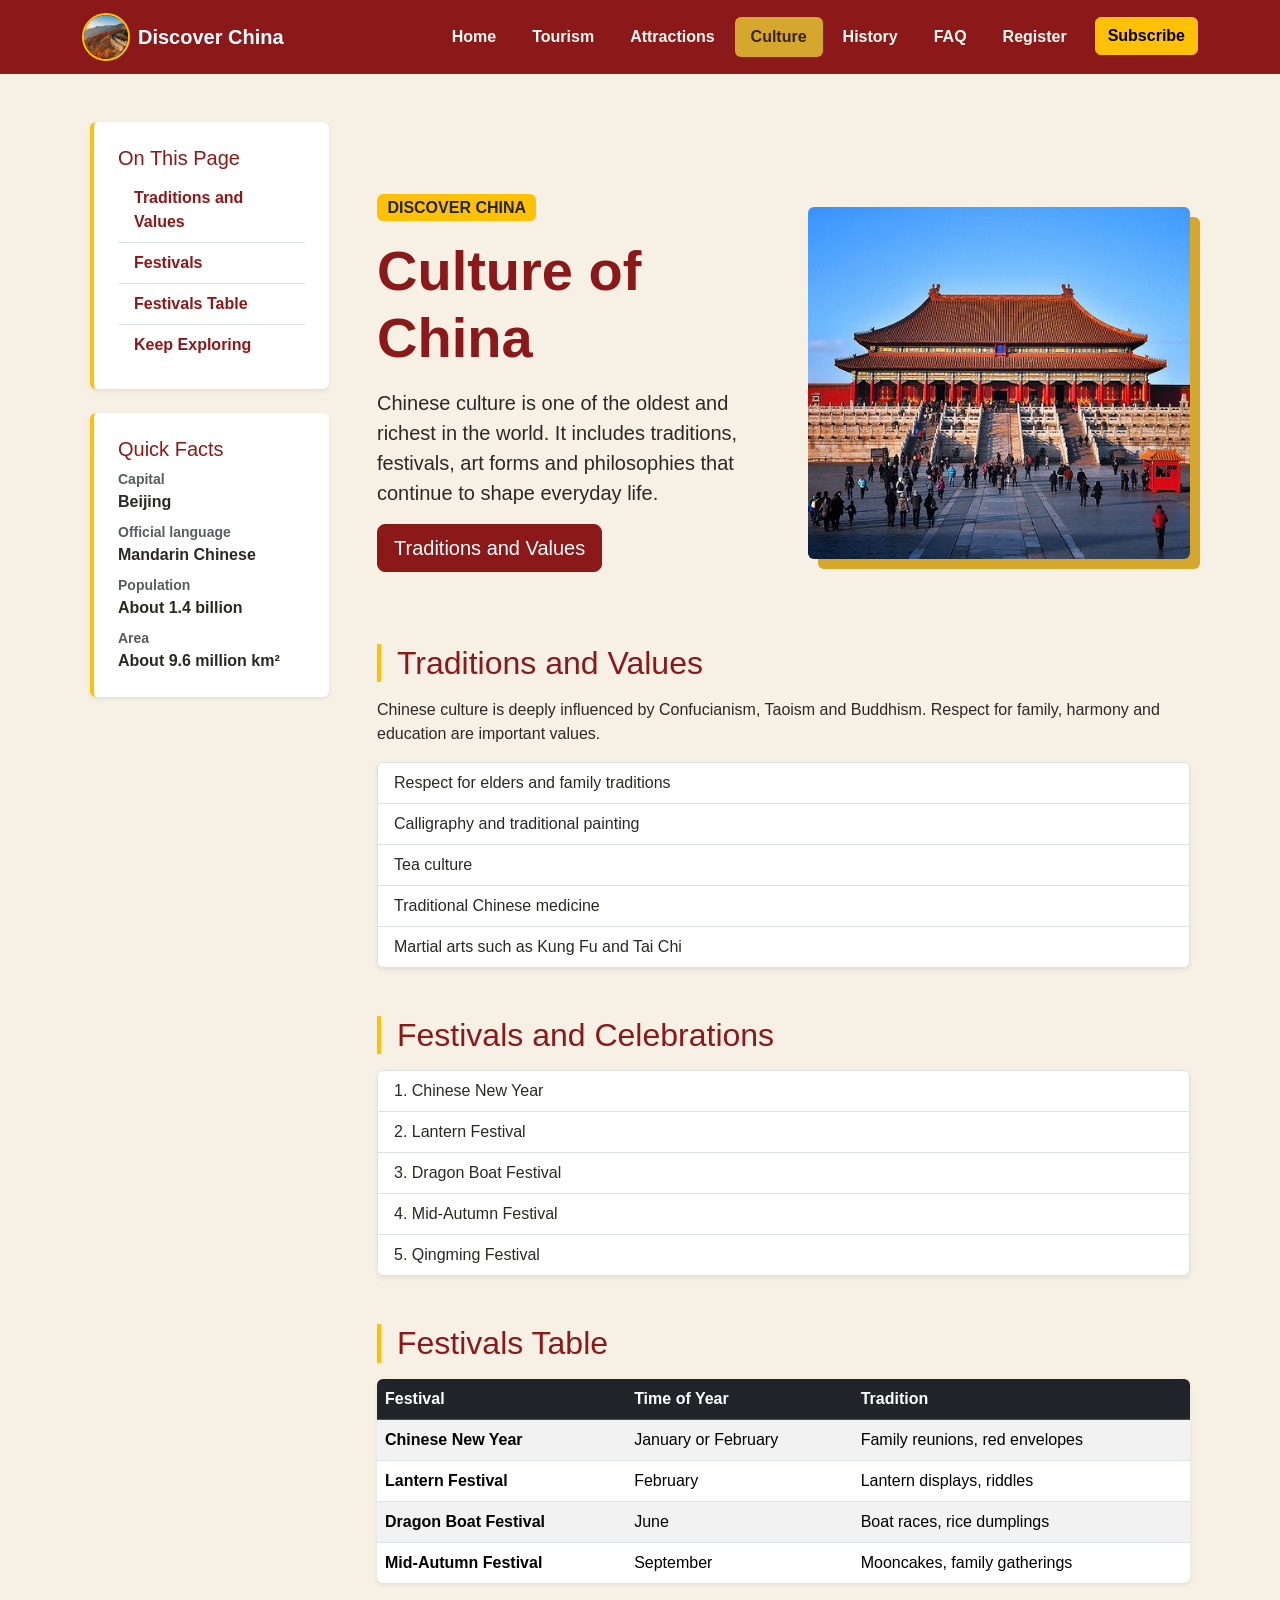
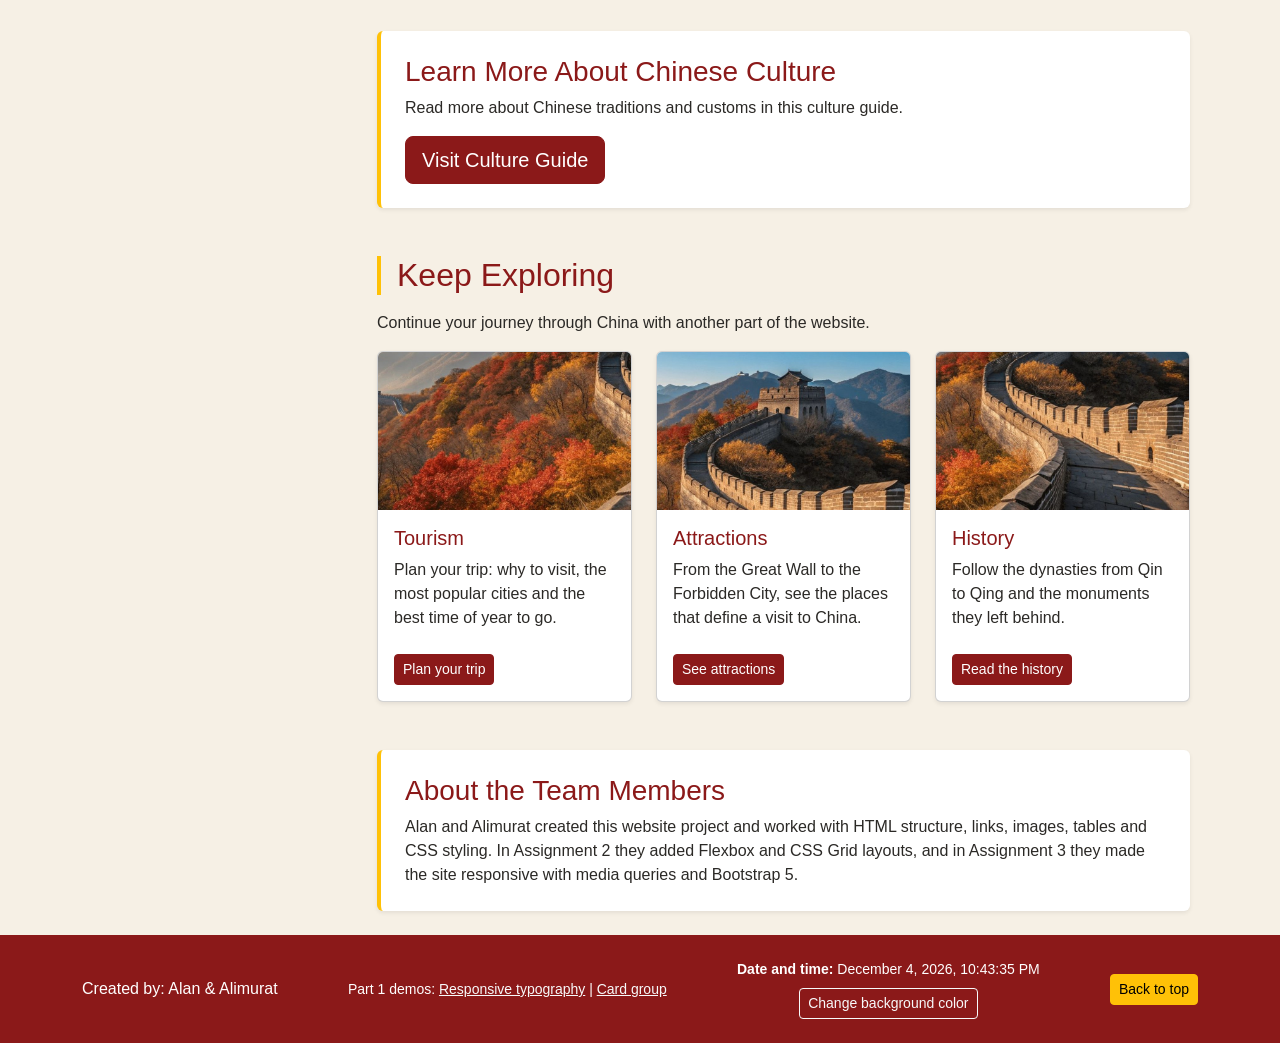
<file: culture.html>
<!DOCTYPE html>
<html lang="en">
<head>
    <meta charset="UTF-8">
    <meta name="viewport" content="width=device-width, initial-scale=1.0">
    <meta name="description" content="Chinese culture: traditions, values and festivals.">
    <title>Culture of China</title>
    <link rel="stylesheet" href="css/bootstrap.min.css">
    <link rel="stylesheet" href="css/style.css">
</head>
<body class="d-flex flex-column min-vh-100" id="top">
    <a class="visually-hidden-focusable btn btn-warning m-2 position-absolute" href="#main">Skip to main content</a>

    <header class="sticky-top">
        <nav class="navbar navbar-expand-lg navbar-dark bg-primary" aria-label="Main navigation">
            <div class="container">
                <a class="navbar-brand d-flex align-items-center gap-2 fw-bold" href="index.html">
                    <img src="images/china-tourism.jpg" alt="China website logo" width="48" height="48"
                         class="rounded-circle border border-2 border-warning object-fit-cover">
                    <span>Discover China</span>
                </a>
                <button class="navbar-toggler" type="button" data-bs-toggle="collapse" data-bs-target="#mainMenu"
                        aria-controls="mainMenu" aria-expanded="false" aria-label="Toggle navigation menu">
                    <span class="navbar-toggler-icon"></span>
                </button>
                <div class="collapse navbar-collapse" id="mainMenu">
                    <ul class="navbar-nav ms-auto gap-lg-1 mt-2 mt-lg-0">
                        <li class="nav-item"><a class="nav-link fw-bold rounded px-lg-3" href="index.html">Home</a></li>
                        <li class="nav-item"><a class="nav-link fw-bold rounded px-lg-3" href="tourism.html">Tourism</a></li>
                        <li class="nav-item"><a class="nav-link fw-bold rounded px-lg-3" href="attraction.html">Attractions</a></li>
                        <li class="nav-item"><a class="nav-link fw-bold rounded px-lg-3 active" aria-current="page" href="culture.html">Culture</a></li>
                        <li class="nav-item"><a class="nav-link fw-bold rounded px-lg-3" href="history.html">History</a></li>
                        <li class="nav-item"><a class="nav-link fw-bold rounded px-lg-3" href="faq.html">FAQ</a></li>
                        <li class="nav-item"><a class="nav-link fw-bold rounded px-lg-3" href="register.html">Register</a></li>
                        <li class="nav-item ms-lg-2 mt-2 mt-lg-0"><button type="button" class="btn btn-warning fw-bold" data-open-popup>Subscribe</button></li>
                    </ul>
                </div>
            </div>
        </nav>
    </header>

    <div class="container flex-grow-1">
        <div class="row px-2 px-sm-2 gx-lg-5">
            <main id="main" class="col-lg-9 order-lg-2" tabindex="-1">
                <section class="row align-items-center g-4 g-lg-5 py-4 py-lg-5 mt-lg-4">
                    <div class="col-12 col-lg-6">
                        <span class="badge bg-warning text-dark fs-6 fw-bold text-uppercase mb-3">Discover China</span>
                        <h1 class="display-4 fw-bold text-primary mb-3">Culture of China</h1>
                        <p class="lead">Chinese culture is one of the oldest and richest in the world. It includes traditions, festivals, art forms and philosophies that continue to shape everyday life.</p>
                        <a href="#traditions" class="btn btn-primary btn-lg">Traditions and Values</a>
                    </div>
                    <div class="col-12 col-lg-6">
                        <img src="images/culture.jpg" alt="Forbidden City representing Chinese culture" class="photo-frame rounded">
                    </div>
                </section>
                <h2 id="traditions" class="h2 text-primary border-start border-4 border-warning ps-3 mt-4 mb-3">Traditions and Values</h2>
                <p>Chinese culture is deeply influenced by Confucianism, Taoism and Buddhism. Respect for family, harmony and education are important values.</p>
                <ul class="list-group shadow-sm mb-4">
                    <li class="list-group-item">Respect for elders and family traditions</li>
                    <li class="list-group-item">Calligraphy and traditional painting</li>
                    <li class="list-group-item">Tea culture</li>
                    <li class="list-group-item">Traditional Chinese medicine</li>
                    <li class="list-group-item">Martial arts such as Kung Fu and Tai Chi</li>
                </ul>

                <h2 id="festivals" class="h2 text-primary border-start border-4 border-warning ps-3 mt-5 mb-3">Festivals and Celebrations</h2>
                <ol class="list-group list-group-numbered shadow-sm mb-4">
                    <li class="list-group-item">Chinese New Year</li>
                    <li class="list-group-item">Lantern Festival</li>
                    <li class="list-group-item">Dragon Boat Festival</li>
                    <li class="list-group-item">Mid-Autumn Festival</li>
                    <li class="list-group-item">Qingming Festival</li>
                </ol>

                <h2 id="table" class="h2 text-primary border-start border-4 border-warning ps-3 mt-5 mb-3">Festivals Table</h2>
                <div class="table-responsive rounded shadow-sm mb-4">
                    <table class="table table-striped table-hover align-middle mb-0">
                        <caption class="visually-hidden">Major Chinese festivals</caption>
                        <thead class="table-dark"><tr><th scope="col">Festival</th><th scope="col">Time of Year</th><th scope="col">Tradition</th></tr></thead>
                        <tbody>
                            <tr><th scope="row">Chinese New Year</th><td>January or February</td><td>Family reunions, red envelopes</td></tr>
                            <tr><th scope="row">Lantern Festival</th><td>February</td><td>Lantern displays, riddles</td></tr>
                            <tr><th scope="row">Dragon Boat Festival</th><td>June</td><td>Boat races, rice dumplings</td></tr>
                            <tr><th scope="row">Mid-Autumn Festival</th><td>September</td><td>Mooncakes, family gatherings</td></tr>
                        </tbody>
                    </table>
                </div>

                <section class="card border-0 border-start border-4 border-warning shadow-sm my-5">
                    <div class="card-body p-3 p-lg-4">
                        <h2 class="h3 text-primary card-title">Learn More About Chinese Culture</h2>
                        <p class="card-text">Read more about Chinese traditions and customs in this culture guide.</p>
                        <a href="https://www.travelchinaguide.com/intro/culture.htm" target="_blank" rel="noopener" class="btn btn-primary btn-lg">Visit Culture Guide</a>
                    </div>
                </section>

                <section id="explore" class="mt-5">
                    <h2 class="h2 text-primary border-start border-4 border-warning ps-3 mb-3">Keep Exploring</h2>
                    <p>Continue your journey through China with another part of the website.</p>
                    <div class="row g-4">
                        <div class="col-12 col-md-6 col-lg-4">
                            <article class="card h-100 shadow-sm card-lift">
                                <img src="images/cards/tourism.jpg" class="card-img-top" alt="Autumn hills seen from the Great Wall">
                                <div class="card-body">
                                    <h3 class="card-title h5 text-primary">Tourism</h3>
                                    <p class="card-text">Plan your trip: why to visit, the most popular cities and the best time of year to go.</p>
                                </div>
                                <div class="card-footer bg-transparent border-0 pb-3">
                                    <a href="tourism.html" class="btn btn-primary btn-sm">Plan your trip</a>
                                </div>
                            </article>
                        </div>
                        <div class="col-12 col-md-6 col-lg-4">
                            <article class="card h-100 shadow-sm card-lift">
                                <img src="images/cards/attractions.jpg" class="card-img-top" alt="Stone watchtower on the Great Wall">
                                <div class="card-body">
                                    <h3 class="card-title h5 text-primary">Attractions</h3>
                                    <p class="card-text">From the Great Wall to the Forbidden City, see the places that define a visit to China.</p>
                                </div>
                                <div class="card-footer bg-transparent border-0 pb-3">
                                    <a href="attraction.html" class="btn btn-primary btn-sm">See attractions</a>
                                </div>
                            </article>
                        </div>
                        <div class="col-12 col-md-6 col-lg-4">
                            <article class="card h-100 shadow-sm card-lift">
                                <img src="images/cards/history.jpg" class="card-img-top" alt="Paved walkway along the Great Wall">
                                <div class="card-body">
                                    <h3 class="card-title h5 text-primary">History</h3>
                                    <p class="card-text">Follow the dynasties from Qin to Qing and the monuments they left behind.</p>
                                </div>
                                <div class="card-footer bg-transparent border-0 pb-3">
                                    <a href="history.html" class="btn btn-primary btn-sm">Read the history</a>
                                </div>
                            </article>
                        </div>
                    </div>
                </section>

                <section id="team" class="mt-5 mb-4">
                    <div class="card border-0 border-start border-4 border-warning shadow-sm">
                        <div class="card-body p-3 p-lg-4">
                            <h2 class="h3 text-primary card-title">About the Team Members</h2>
                            <p class="card-text mb-0">Alan and Alimurat created this website project and worked with HTML structure, links, images, tables and CSS styling. In Assignment 2 they added Flexbox and CSS Grid layouts, and in Assignment 3 they made the site responsive with media queries and Bootstrap 5.</p>
                        </div>
                    </div>
                </section>
            </main>

            <aside class="col-lg-3 order-lg-1 mt-2 mt-lg-5 mb-4" aria-label="Sidebar">
                <div class="sticky-lg-top side-sticky">
                    <div class="card border-0 border-start border-4 border-warning shadow-sm mb-3 mb-lg-4">
                        <div class="card-body p-3 p-lg-4">
                            <h2 class="h5 text-primary card-title">On This Page</h2>
                            <div class="list-group list-group-flush">
                                <a class="list-group-item list-group-item-action text-primary fw-bold" href="#traditions">Traditions and Values</a>
                                <a class="list-group-item list-group-item-action text-primary fw-bold" href="#festivals">Festivals</a>
                                <a class="list-group-item list-group-item-action text-primary fw-bold" href="#table">Festivals Table</a>
                                <a class="list-group-item list-group-item-action text-primary fw-bold" href="#explore">Keep Exploring</a>
                            </div>
                        </div>
                    </div>
                    <div class="card border-0 border-start border-4 border-warning shadow-sm">
                        <div class="card-body p-3 p-lg-4">
                            <h2 class="h5 text-primary card-title">Quick Facts</h2>
                            <dl class="mb-0">
                                <dt class="small text-body-secondary">Capital</dt><dd class="fw-bold">Beijing</dd>
                                <dt class="small text-body-secondary">Official language</dt><dd class="fw-bold">Mandarin Chinese</dd>
                                <dt class="small text-body-secondary">Population</dt><dd class="fw-bold">About 1.4 billion</dd>
                                <dt class="small text-body-secondary">Area</dt><dd class="fw-bold mb-0">About 9.6 million km&sup2;</dd>
                            </dl>
                        </div>
                    </div>
                </div>
            </aside>
        </div>
    </div>

    <!-- Task 3: popup subscription form (hidden by default) -->
    <div class="popup-overlay" id="popupOverlay" role="dialog" aria-modal="true" aria-labelledby="popupTitle">
        <div class="popup-window card border-0 shadow-lg">
            <div class="card-body p-4">
                <button type="button" class="btn-close popup-close" id="popupClose" aria-label="Close"></button>
                <h2 id="popupTitle" class="h4 text-primary mb-3">Subscribe to China travel news</h2>
                <form id="subscribeForm" novalidate>
                    <div class="mb-3">
                        <label for="subName" class="form-label fw-bold">Name</label>
                        <input type="text" class="form-control" id="subName" placeholder="Your name" autocomplete="name">
                        <div class="invalid-feedback" id="subName-error"></div>
                    </div>
                    <div class="mb-3">
                        <label for="subEmail" class="form-label fw-bold">Email</label>
                        <input type="email" class="form-control" id="subEmail" placeholder="name@example.com" autocomplete="email">
                        <div class="invalid-feedback" id="subEmail-error"></div>
                    </div>
                    <button type="submit" class="btn btn-primary">Subscribe</button>
                    <div class="alert alert-success d-none mt-3 mb-0" id="subSuccess" role="status"></div>
                </form>
            </div>
        </div>
    </div>

    <footer class="bg-primary text-white mt-auto py-4">
        <div class="container d-flex flex-wrap justify-content-between align-items-center gap-3">
            <p class="mb-0">Created by: Alan &amp; Alimurat</p>
            <p class="mb-0 small">
                Part 1 demos:
                <a class="link-light" href="typography.html">Responsive typography</a> |
                <a class="link-light" href="card-group.html">Card group</a>
            </p>
            <div class="text-lg-center">
                <p class="mb-2 small"><span class="fw-bold">Date and time:</span> <span id="datetime" aria-live="off"></span></p>
                <button type="button" class="btn btn-outline-light btn-sm" id="colorBtn">Change background color</button>
            </div>
            <a href="#top" class="btn btn-warning btn-sm">Back to top</a>
        </div>
    </footer>

    <script src="js/bootstrap.bundle.min.js"></script>
    <script src="js/bgcolor.js"></script>
    <script src="js/datetime.js"></script>
    <script src="js/popup.js"></script>
</body>
</html>
</file>
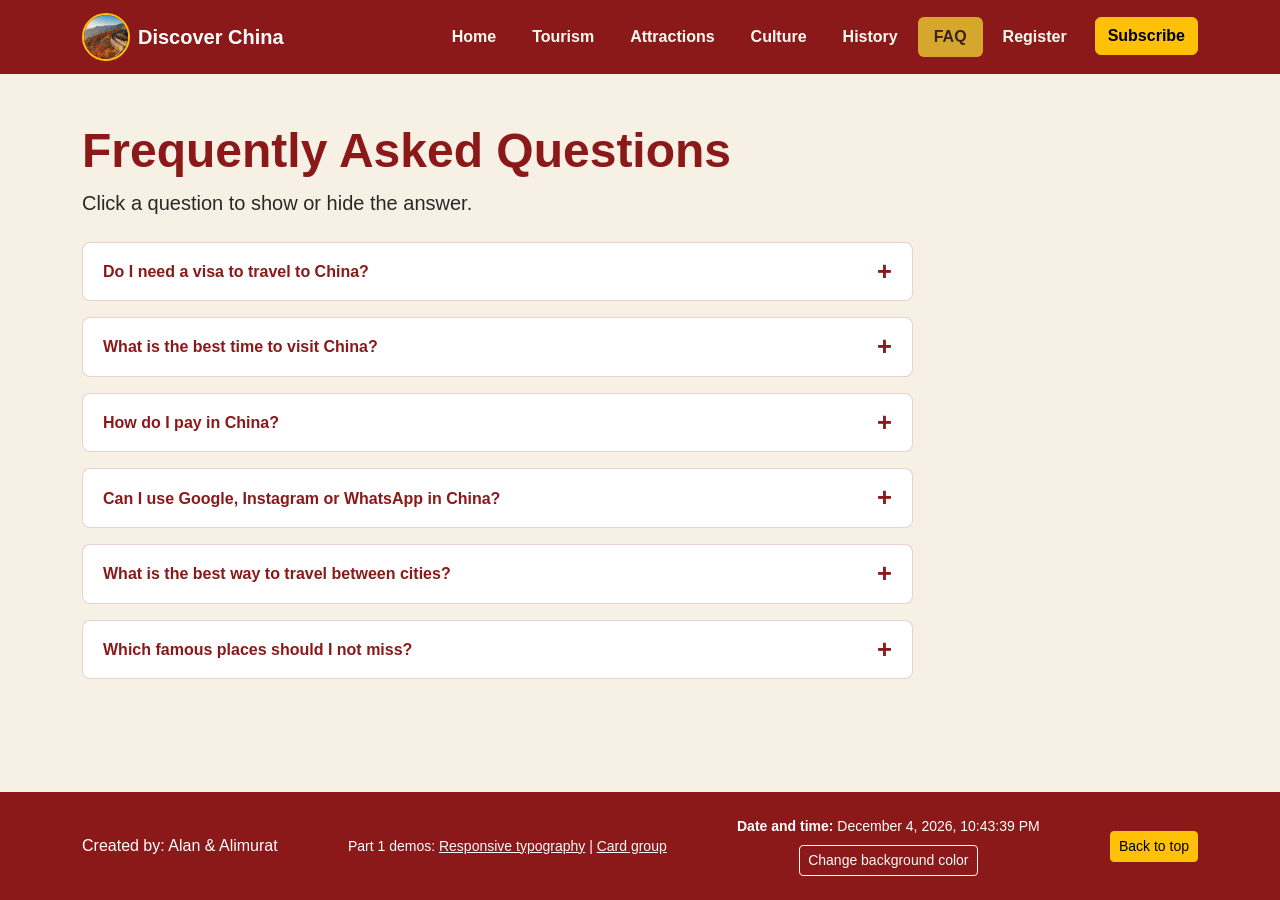
<file: faq.html>
<!DOCTYPE html>
<html lang="en">
<head>
    <meta charset="UTF-8">
    <meta name="viewport" content="width=device-width, initial-scale=1.0">
    <meta name="description" content="Tourism in China: cities, destinations and the best time to visit.">
    <title>FAQ | Discover China</title>
    <link rel="stylesheet" href="css/bootstrap.min.css">
    <link rel="stylesheet" href="css/style.css">
</head>
<body class="d-flex flex-column min-vh-100" id="top">
    <a class="visually-hidden-focusable btn btn-warning m-2 position-absolute" href="#main">Skip to main content</a>

    <header class="sticky-top">
        <nav class="navbar navbar-expand-lg navbar-dark bg-primary" aria-label="Main navigation">
            <div class="container">
                <a class="navbar-brand d-flex align-items-center gap-2 fw-bold" href="index.html">
                    <img src="images/china-tourism.jpg" alt="China website logo" width="48" height="48"
                         class="rounded-circle border border-2 border-warning object-fit-cover">
                    <span>Discover China</span>
                </a>
                <button class="navbar-toggler" type="button" data-bs-toggle="collapse" data-bs-target="#mainMenu"
                        aria-controls="mainMenu" aria-expanded="false" aria-label="Toggle navigation menu">
                    <span class="navbar-toggler-icon"></span>
                </button>
                <div class="collapse navbar-collapse" id="mainMenu">
                    <ul class="navbar-nav ms-auto gap-lg-1 mt-2 mt-lg-0">
                        <li class="nav-item"><a class="nav-link fw-bold rounded px-lg-3" href="index.html">Home</a></li>
                        <li class="nav-item"><a class="nav-link fw-bold rounded px-lg-3" href="tourism.html">Tourism</a></li>
                        <li class="nav-item"><a class="nav-link fw-bold rounded px-lg-3" href="attraction.html">Attractions</a></li>
                        <li class="nav-item"><a class="nav-link fw-bold rounded px-lg-3" href="culture.html">Culture</a></li>
                        <li class="nav-item"><a class="nav-link fw-bold rounded px-lg-3" href="history.html">History</a></li>
                        <li class="nav-item"><a class="nav-link fw-bold rounded px-lg-3 active" aria-current="page" href="faq.html">FAQ</a></li>
                        <li class="nav-item"><a class="nav-link fw-bold rounded px-lg-3" href="register.html">Register</a></li>
                        <li class="nav-item ms-lg-2 mt-2 mt-lg-0"><button type="button" class="btn btn-warning fw-bold" data-open-popup>Subscribe</button></li>
                    </ul>
                </div>
            </div>
        </nav>
    </header>

    <div class="container flex-grow-1">
        <main id="main" class="py-4 py-lg-5" tabindex="-1">
            <h1 class="display-5 fw-bold text-primary mb-2">Frequently Asked Questions</h1>
            <p class="lead mb-4">Click a question to show or hide the answer.</p>
            <div class="row">
                <div class="col-12 col-lg-9">
                    <div class="d-grid gap-3" id="faq-list">
                    <div class="faq-item">
                        <h3 class="h6 m-0">
                            <button type="button" class="faq-question" id="faq-btn-1" aria-expanded="false" aria-controls="faq-panel-1">
                                <span>Do I need a visa to travel to China?</span><span class="faq-icon" aria-hidden="true">+</span>
                            </button>
                        </h3>
                        <div class="faq-answer" id="faq-panel-1" role="region" aria-labelledby="faq-btn-1">
                            <p class="px-3 px-lg-4 pb-3 mb-0">Most visitors need a visa, although several countries have visa-free or transit arrangements for short stays. Always check the current rules on the official embassy website before booking your tickets.</p>
                        </div>
                    </div>
                    <div class="faq-item">
                        <h3 class="h6 m-0">
                            <button type="button" class="faq-question" id="faq-btn-2" aria-expanded="false" aria-controls="faq-panel-2">
                                <span>What is the best time to visit China?</span><span class="faq-icon" aria-hidden="true">+</span>
                            </button>
                        </h3>
                        <div class="faq-answer" id="faq-panel-2" role="region" aria-labelledby="faq-btn-2">
                            <p class="px-3 px-lg-4 pb-3 mb-0">Spring (April–May) and autumn (September–October) offer the most comfortable weather in most regions. Avoid the Golden Week holiday in early October and Chinese New Year if you dislike crowds.</p>
                        </div>
                    </div>
                    <div class="faq-item">
                        <h3 class="h6 m-0">
                            <button type="button" class="faq-question" id="faq-btn-3" aria-expanded="false" aria-controls="faq-panel-3">
                                <span>How do I pay in China?</span><span class="faq-icon" aria-hidden="true">+</span>
                            </button>
                        </h3>
                        <div class="faq-answer" id="faq-panel-3" role="region" aria-labelledby="faq-btn-3">
                            <p class="px-3 px-lg-4 pb-3 mb-0">Alipay and WeChat Pay are accepted almost everywhere. Foreign bank cards can be linked to both apps, but it is wise to carry some cash and a card as a backup.</p>
                        </div>
                    </div>
                    <div class="faq-item">
                        <h3 class="h6 m-0">
                            <button type="button" class="faq-question" id="faq-btn-4" aria-expanded="false" aria-controls="faq-panel-4">
                                <span>Can I use Google, Instagram or WhatsApp in China?</span><span class="faq-icon" aria-hidden="true">+</span>
                            </button>
                        </h3>
                        <div class="faq-answer" id="faq-panel-4" role="region" aria-labelledby="faq-btn-4">
                            <p class="px-3 px-lg-4 pb-3 mb-0">Many Western services are blocked. Install a roaming eSIM or a VPN before you arrive, and download offline maps and a translation app.</p>
                        </div>
                    </div>
                    <div class="faq-item">
                        <h3 class="h6 m-0">
                            <button type="button" class="faq-question" id="faq-btn-5" aria-expanded="false" aria-controls="faq-panel-5">
                                <span>What is the best way to travel between cities?</span><span class="faq-icon" aria-hidden="true">+</span>
                            </button>
                        </h3>
                        <div class="faq-answer" id="faq-panel-5" role="region" aria-labelledby="faq-btn-5">
                            <p class="px-3 px-lg-4 pb-3 mb-0">High-speed trains are fast, comfortable and connect almost all major cities. Tickets can be booked through the official 12306 app or a trusted travel agency.</p>
                        </div>
                    </div>
                    <div class="faq-item">
                        <h3 class="h6 m-0">
                            <button type="button" class="faq-question" id="faq-btn-6" aria-expanded="false" aria-controls="faq-panel-6">
                                <span>Which famous places should I not miss?</span><span class="faq-icon" aria-hidden="true">+</span>
                            </button>
                        </h3>
                        <div class="faq-answer" id="faq-panel-6" role="region" aria-labelledby="faq-btn-6">
                            <p class="px-3 px-lg-4 pb-3 mb-0">The Great Wall and the Forbidden City in Beijing, the Terracotta Army in Xi'an, the Bund in Shanghai and the karst landscape of Guilin are the classic highlights.</p>
                        </div>
                    </div>
                    </div>
                </div>
            </div>
        </main>
    </div>

    <!-- Task 3: popup subscription form (hidden by default) -->
    <div class="popup-overlay" id="popupOverlay" role="dialog" aria-modal="true" aria-labelledby="popupTitle">
        <div class="popup-window card border-0 shadow-lg">
            <div class="card-body p-4">
                <button type="button" class="btn-close popup-close" id="popupClose" aria-label="Close"></button>
                <h2 id="popupTitle" class="h4 text-primary mb-3">Subscribe to China travel news</h2>
                <form id="subscribeForm" novalidate>
                    <div class="mb-3">
                        <label for="subName" class="form-label fw-bold">Name</label>
                        <input type="text" class="form-control" id="subName" placeholder="Your name" autocomplete="name">
                        <div class="invalid-feedback" id="subName-error"></div>
                    </div>
                    <div class="mb-3">
                        <label for="subEmail" class="form-label fw-bold">Email</label>
                        <input type="email" class="form-control" id="subEmail" placeholder="name@example.com" autocomplete="email">
                        <div class="invalid-feedback" id="subEmail-error"></div>
                    </div>
                    <button type="submit" class="btn btn-primary">Subscribe</button>
                    <div class="alert alert-success d-none mt-3 mb-0" id="subSuccess" role="status"></div>
                </form>
            </div>
        </div>
    </div>

    <footer class="bg-primary text-white mt-auto py-4">
        <div class="container d-flex flex-wrap justify-content-between align-items-center gap-3">
            <p class="mb-0">Created by: Alan &amp; Alimurat</p>
            <p class="mb-0 small">
                Part 1 demos:
                <a class="link-light" href="typography.html">Responsive typography</a> |
                <a class="link-light" href="card-group.html">Card group</a>
            </p>
            <div class="text-lg-center">
                <p class="mb-2 small"><span class="fw-bold">Date and time:</span> <span id="datetime" aria-live="off"></span></p>
                <button type="button" class="btn btn-outline-light btn-sm" id="colorBtn">Change background color</button>
            </div>
            <a href="#top" class="btn btn-warning btn-sm">Back to top</a>
        </div>
    </footer>

    <script src="js/bootstrap.bundle.min.js"></script>
    <script src="js/bgcolor.js"></script>
    <script src="js/datetime.js"></script>
    <script src="js/popup.js"></script>
    <script src="js/accordion.js"></script>
</body>
</html>
</file>
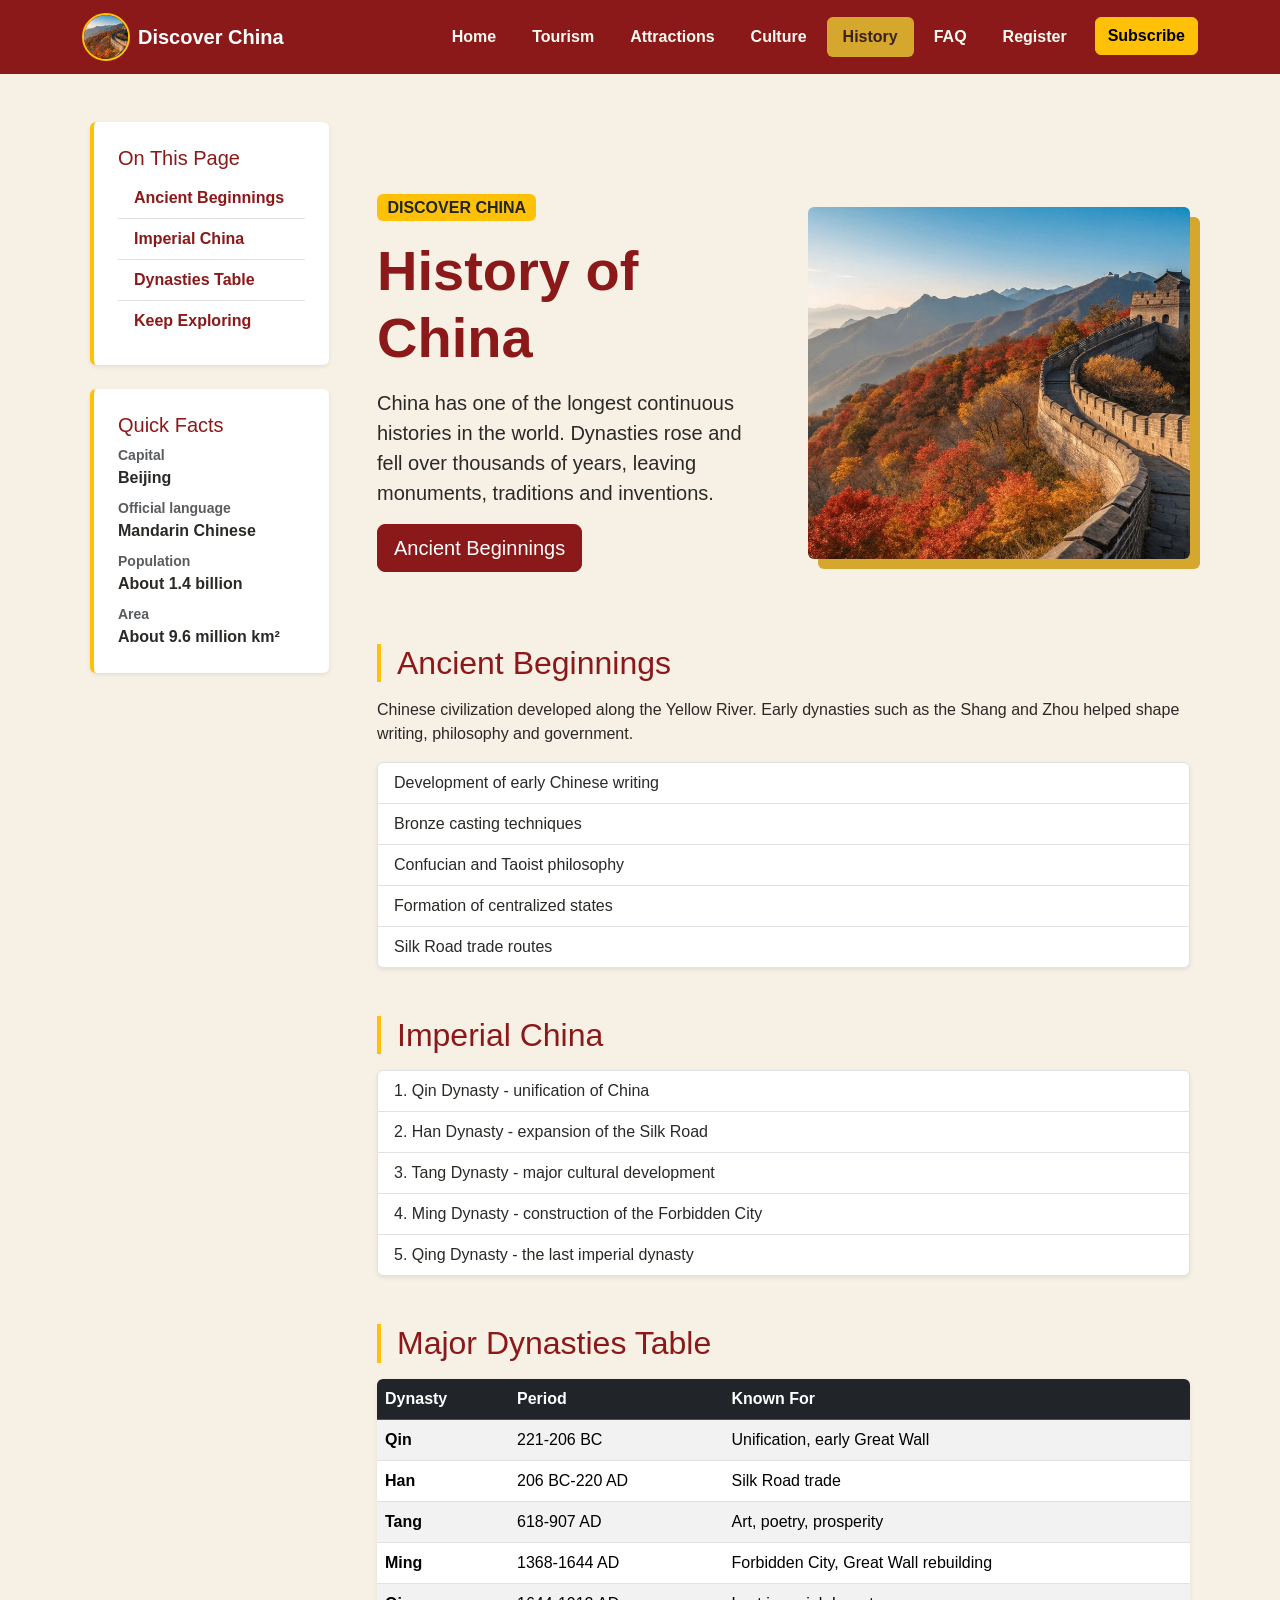
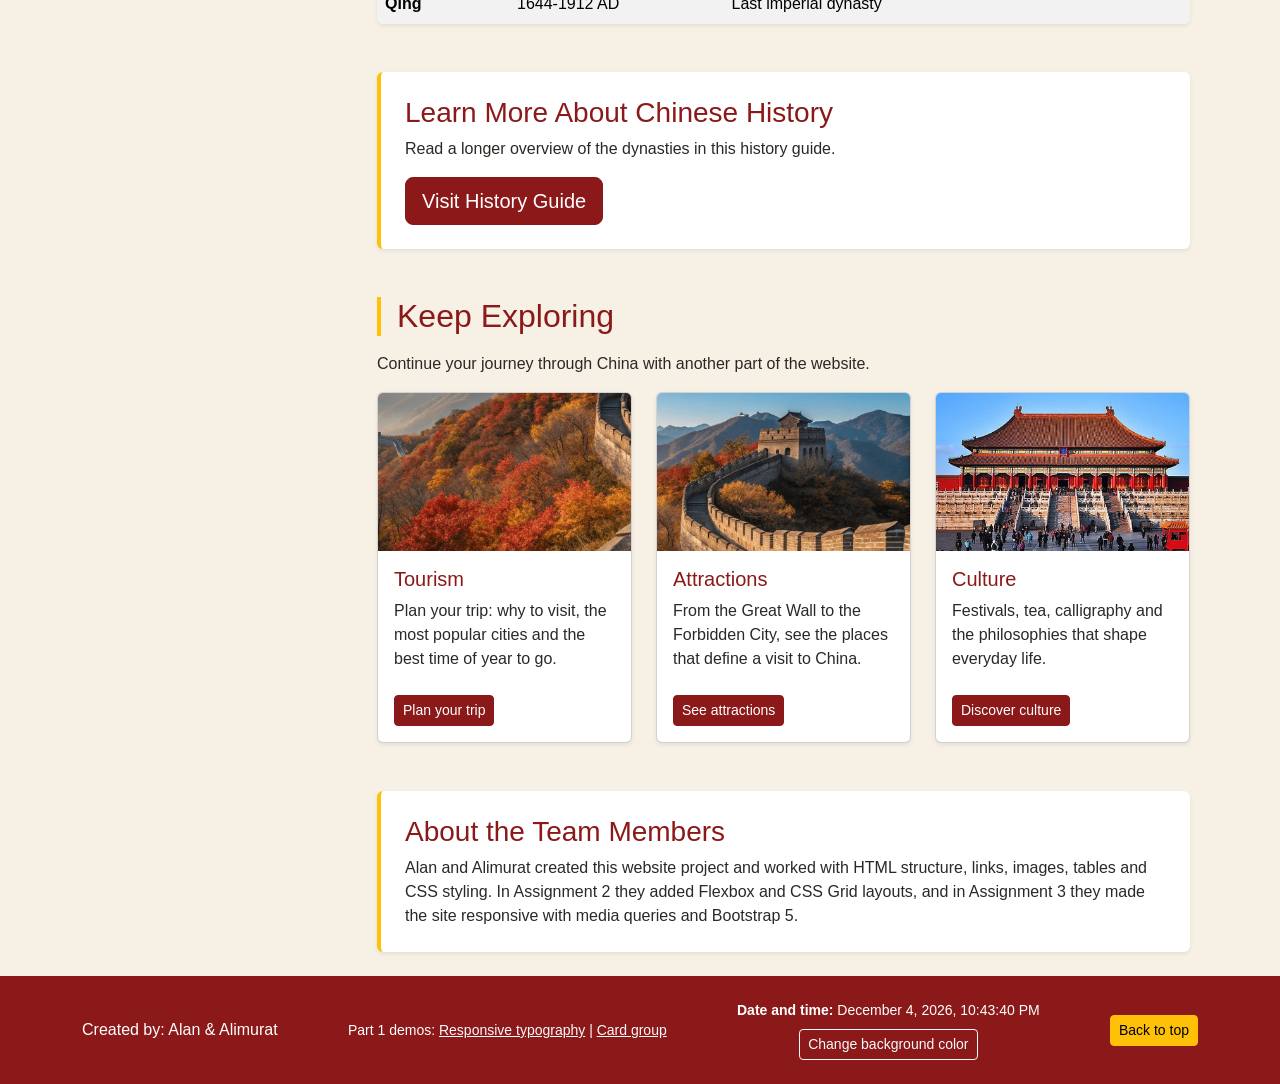
<file: history.html>
<!DOCTYPE html>
<html lang="en">
<head>
    <meta charset="UTF-8">
    <meta name="viewport" content="width=device-width, initial-scale=1.0">
    <meta name="description" content="History of China: ancient beginnings and the imperial dynasties.">
    <title>History of China</title>
    <link rel="stylesheet" href="css/bootstrap.min.css">
    <link rel="stylesheet" href="css/style.css">
</head>
<body class="d-flex flex-column min-vh-100" id="top">
    <a class="visually-hidden-focusable btn btn-warning m-2 position-absolute" href="#main">Skip to main content</a>

    <header class="sticky-top">
        <nav class="navbar navbar-expand-lg navbar-dark bg-primary" aria-label="Main navigation">
            <div class="container">
                <a class="navbar-brand d-flex align-items-center gap-2 fw-bold" href="index.html">
                    <img src="images/china-tourism.jpg" alt="China website logo" width="48" height="48"
                         class="rounded-circle border border-2 border-warning object-fit-cover">
                    <span>Discover China</span>
                </a>
                <button class="navbar-toggler" type="button" data-bs-toggle="collapse" data-bs-target="#mainMenu"
                        aria-controls="mainMenu" aria-expanded="false" aria-label="Toggle navigation menu">
                    <span class="navbar-toggler-icon"></span>
                </button>
                <div class="collapse navbar-collapse" id="mainMenu">
                    <ul class="navbar-nav ms-auto gap-lg-1 mt-2 mt-lg-0">
                        <li class="nav-item"><a class="nav-link fw-bold rounded px-lg-3" href="index.html">Home</a></li>
                        <li class="nav-item"><a class="nav-link fw-bold rounded px-lg-3" href="tourism.html">Tourism</a></li>
                        <li class="nav-item"><a class="nav-link fw-bold rounded px-lg-3" href="attraction.html">Attractions</a></li>
                        <li class="nav-item"><a class="nav-link fw-bold rounded px-lg-3" href="culture.html">Culture</a></li>
                        <li class="nav-item"><a class="nav-link fw-bold rounded px-lg-3 active" aria-current="page" href="history.html">History</a></li>
                        <li class="nav-item"><a class="nav-link fw-bold rounded px-lg-3" href="faq.html">FAQ</a></li>
                        <li class="nav-item"><a class="nav-link fw-bold rounded px-lg-3" href="register.html">Register</a></li>
                        <li class="nav-item ms-lg-2 mt-2 mt-lg-0"><button type="button" class="btn btn-warning fw-bold" data-open-popup>Subscribe</button></li>
                    </ul>
                </div>
            </div>
        </nav>
    </header>

    <div class="container flex-grow-1">
        <div class="row px-2 px-sm-2 gx-lg-5">
            <main id="main" class="col-lg-9 order-lg-2" tabindex="-1">
                <section class="row align-items-center g-4 g-lg-5 py-4 py-lg-5 mt-lg-4">
                    <div class="col-12 col-lg-6">
                        <span class="badge bg-warning text-dark fs-6 fw-bold text-uppercase mb-3">Discover China</span>
                        <h1 class="display-4 fw-bold text-primary mb-3">History of China</h1>
                        <p class="lead">China has one of the longest continuous histories in the world. Dynasties rose and fell over thousands of years, leaving monuments, traditions and inventions.</p>
                        <a href="#beginnings" class="btn btn-primary btn-lg">Ancient Beginnings</a>
                    </div>
                    <div class="col-12 col-lg-6">
                        <img src="images/history.jpg" alt="Great Wall representing Chinese history" class="photo-frame rounded">
                    </div>
                </section>
                <h2 id="beginnings" class="h2 text-primary border-start border-4 border-warning ps-3 mt-4 mb-3">Ancient Beginnings</h2>
                <p>Chinese civilization developed along the Yellow River. Early dynasties such as the Shang and Zhou helped shape writing, philosophy and government.</p>
                <ul class="list-group shadow-sm mb-4">
                    <li class="list-group-item">Development of early Chinese writing</li>
                    <li class="list-group-item">Bronze casting techniques</li>
                    <li class="list-group-item">Confucian and Taoist philosophy</li>
                    <li class="list-group-item">Formation of centralized states</li>
                    <li class="list-group-item">Silk Road trade routes</li>
                </ul>

                <h2 id="imperial" class="h2 text-primary border-start border-4 border-warning ps-3 mt-5 mb-3">Imperial China</h2>
                <ol class="list-group list-group-numbered shadow-sm mb-4">
                    <li class="list-group-item">Qin Dynasty - unification of China</li>
                    <li class="list-group-item">Han Dynasty - expansion of the Silk Road</li>
                    <li class="list-group-item">Tang Dynasty - major cultural development</li>
                    <li class="list-group-item">Ming Dynasty - construction of the Forbidden City</li>
                    <li class="list-group-item">Qing Dynasty - the last imperial dynasty</li>
                </ol>

                <h2 id="table" class="h2 text-primary border-start border-4 border-warning ps-3 mt-5 mb-3">Major Dynasties Table</h2>
                <div class="table-responsive rounded shadow-sm mb-4">
                    <table class="table table-striped table-hover align-middle mb-0">
                        <caption class="visually-hidden">Major Chinese dynasties</caption>
                        <thead class="table-dark"><tr><th scope="col">Dynasty</th><th scope="col">Period</th><th scope="col">Known For</th></tr></thead>
                        <tbody>
                            <tr><th scope="row">Qin</th><td>221-206 BC</td><td>Unification, early Great Wall</td></tr>
                            <tr><th scope="row">Han</th><td>206 BC-220 AD</td><td>Silk Road trade</td></tr>
                            <tr><th scope="row">Tang</th><td>618-907 AD</td><td>Art, poetry, prosperity</td></tr>
                            <tr><th scope="row">Ming</th><td>1368-1644 AD</td><td>Forbidden City, Great Wall rebuilding</td></tr>
                            <tr><th scope="row">Qing</th><td>1644-1912 AD</td><td>Last imperial dynasty</td></tr>
                        </tbody>
                    </table>
                </div>

                <section class="card border-0 border-start border-4 border-warning shadow-sm my-5">
                    <div class="card-body p-3 p-lg-4">
                        <h2 class="h3 text-primary card-title">Learn More About Chinese History</h2>
                        <p class="card-text">Read a longer overview of the dynasties in this history guide.</p>
                        <a href="https://www.travelchinaguide.com/essential/history.htm" target="_blank" rel="noopener" class="btn btn-primary btn-lg">Visit History Guide</a>
                    </div>
                </section>

                <section id="explore" class="mt-5">
                    <h2 class="h2 text-primary border-start border-4 border-warning ps-3 mb-3">Keep Exploring</h2>
                    <p>Continue your journey through China with another part of the website.</p>
                    <div class="row g-4">
                        <div class="col-12 col-md-6 col-lg-4">
                            <article class="card h-100 shadow-sm card-lift">
                                <img src="images/cards/tourism.jpg" class="card-img-top" alt="Autumn hills seen from the Great Wall">
                                <div class="card-body">
                                    <h3 class="card-title h5 text-primary">Tourism</h3>
                                    <p class="card-text">Plan your trip: why to visit, the most popular cities and the best time of year to go.</p>
                                </div>
                                <div class="card-footer bg-transparent border-0 pb-3">
                                    <a href="tourism.html" class="btn btn-primary btn-sm">Plan your trip</a>
                                </div>
                            </article>
                        </div>
                        <div class="col-12 col-md-6 col-lg-4">
                            <article class="card h-100 shadow-sm card-lift">
                                <img src="images/cards/attractions.jpg" class="card-img-top" alt="Stone watchtower on the Great Wall">
                                <div class="card-body">
                                    <h3 class="card-title h5 text-primary">Attractions</h3>
                                    <p class="card-text">From the Great Wall to the Forbidden City, see the places that define a visit to China.</p>
                                </div>
                                <div class="card-footer bg-transparent border-0 pb-3">
                                    <a href="attraction.html" class="btn btn-primary btn-sm">See attractions</a>
                                </div>
                            </article>
                        </div>
                        <div class="col-12 col-md-6 col-lg-4">
                            <article class="card h-100 shadow-sm card-lift">
                                <img src="images/cards/culture.jpg" class="card-img-top" alt="Roof of an imperial hall in the Forbidden City">
                                <div class="card-body">
                                    <h3 class="card-title h5 text-primary">Culture</h3>
                                    <p class="card-text">Festivals, tea, calligraphy and the philosophies that shape everyday life.</p>
                                </div>
                                <div class="card-footer bg-transparent border-0 pb-3">
                                    <a href="culture.html" class="btn btn-primary btn-sm">Discover culture</a>
                                </div>
                            </article>
                        </div>
                    </div>
                </section>

                <section id="team" class="mt-5 mb-4">
                    <div class="card border-0 border-start border-4 border-warning shadow-sm">
                        <div class="card-body p-3 p-lg-4">
                            <h2 class="h3 text-primary card-title">About the Team Members</h2>
                            <p class="card-text mb-0">Alan and Alimurat created this website project and worked with HTML structure, links, images, tables and CSS styling. In Assignment 2 they added Flexbox and CSS Grid layouts, and in Assignment 3 they made the site responsive with media queries and Bootstrap 5.</p>
                        </div>
                    </div>
                </section>
            </main>

            <aside class="col-lg-3 order-lg-1 mt-2 mt-lg-5 mb-4" aria-label="Sidebar">
                <div class="sticky-lg-top side-sticky">
                    <div class="card border-0 border-start border-4 border-warning shadow-sm mb-3 mb-lg-4">
                        <div class="card-body p-3 p-lg-4">
                            <h2 class="h5 text-primary card-title">On This Page</h2>
                            <div class="list-group list-group-flush">
                                <a class="list-group-item list-group-item-action text-primary fw-bold" href="#beginnings">Ancient Beginnings</a>
                                <a class="list-group-item list-group-item-action text-primary fw-bold" href="#imperial">Imperial China</a>
                                <a class="list-group-item list-group-item-action text-primary fw-bold" href="#table">Dynasties Table</a>
                                <a class="list-group-item list-group-item-action text-primary fw-bold" href="#explore">Keep Exploring</a>
                            </div>
                        </div>
                    </div>
                    <div class="card border-0 border-start border-4 border-warning shadow-sm">
                        <div class="card-body p-3 p-lg-4">
                            <h2 class="h5 text-primary card-title">Quick Facts</h2>
                            <dl class="mb-0">
                                <dt class="small text-body-secondary">Capital</dt><dd class="fw-bold">Beijing</dd>
                                <dt class="small text-body-secondary">Official language</dt><dd class="fw-bold">Mandarin Chinese</dd>
                                <dt class="small text-body-secondary">Population</dt><dd class="fw-bold">About 1.4 billion</dd>
                                <dt class="small text-body-secondary">Area</dt><dd class="fw-bold mb-0">About 9.6 million km&sup2;</dd>
                            </dl>
                        </div>
                    </div>
                </div>
            </aside>
        </div>
    </div>

    <!-- Task 3: popup subscription form (hidden by default) -->
    <div class="popup-overlay" id="popupOverlay" role="dialog" aria-modal="true" aria-labelledby="popupTitle">
        <div class="popup-window card border-0 shadow-lg">
            <div class="card-body p-4">
                <button type="button" class="btn-close popup-close" id="popupClose" aria-label="Close"></button>
                <h2 id="popupTitle" class="h4 text-primary mb-3">Subscribe to China travel news</h2>
                <form id="subscribeForm" novalidate>
                    <div class="mb-3">
                        <label for="subName" class="form-label fw-bold">Name</label>
                        <input type="text" class="form-control" id="subName" placeholder="Your name" autocomplete="name">
                        <div class="invalid-feedback" id="subName-error"></div>
                    </div>
                    <div class="mb-3">
                        <label for="subEmail" class="form-label fw-bold">Email</label>
                        <input type="email" class="form-control" id="subEmail" placeholder="name@example.com" autocomplete="email">
                        <div class="invalid-feedback" id="subEmail-error"></div>
                    </div>
                    <button type="submit" class="btn btn-primary">Subscribe</button>
                    <div class="alert alert-success d-none mt-3 mb-0" id="subSuccess" role="status"></div>
                </form>
            </div>
        </div>
    </div>

    <footer class="bg-primary text-white mt-auto py-4">
        <div class="container d-flex flex-wrap justify-content-between align-items-center gap-3">
            <p class="mb-0">Created by: Alan &amp; Alimurat</p>
            <p class="mb-0 small">
                Part 1 demos:
                <a class="link-light" href="typography.html">Responsive typography</a> |
                <a class="link-light" href="card-group.html">Card group</a>
            </p>
            <div class="text-lg-center">
                <p class="mb-2 small"><span class="fw-bold">Date and time:</span> <span id="datetime" aria-live="off"></span></p>
                <button type="button" class="btn btn-outline-light btn-sm" id="colorBtn">Change background color</button>
            </div>
            <a href="#top" class="btn btn-warning btn-sm">Back to top</a>
        </div>
    </footer>

    <script src="js/bootstrap.bundle.min.js"></script>
    <script src="js/bgcolor.js"></script>
    <script src="js/datetime.js"></script>
    <script src="js/popup.js"></script>
</body>
</html>
</file>
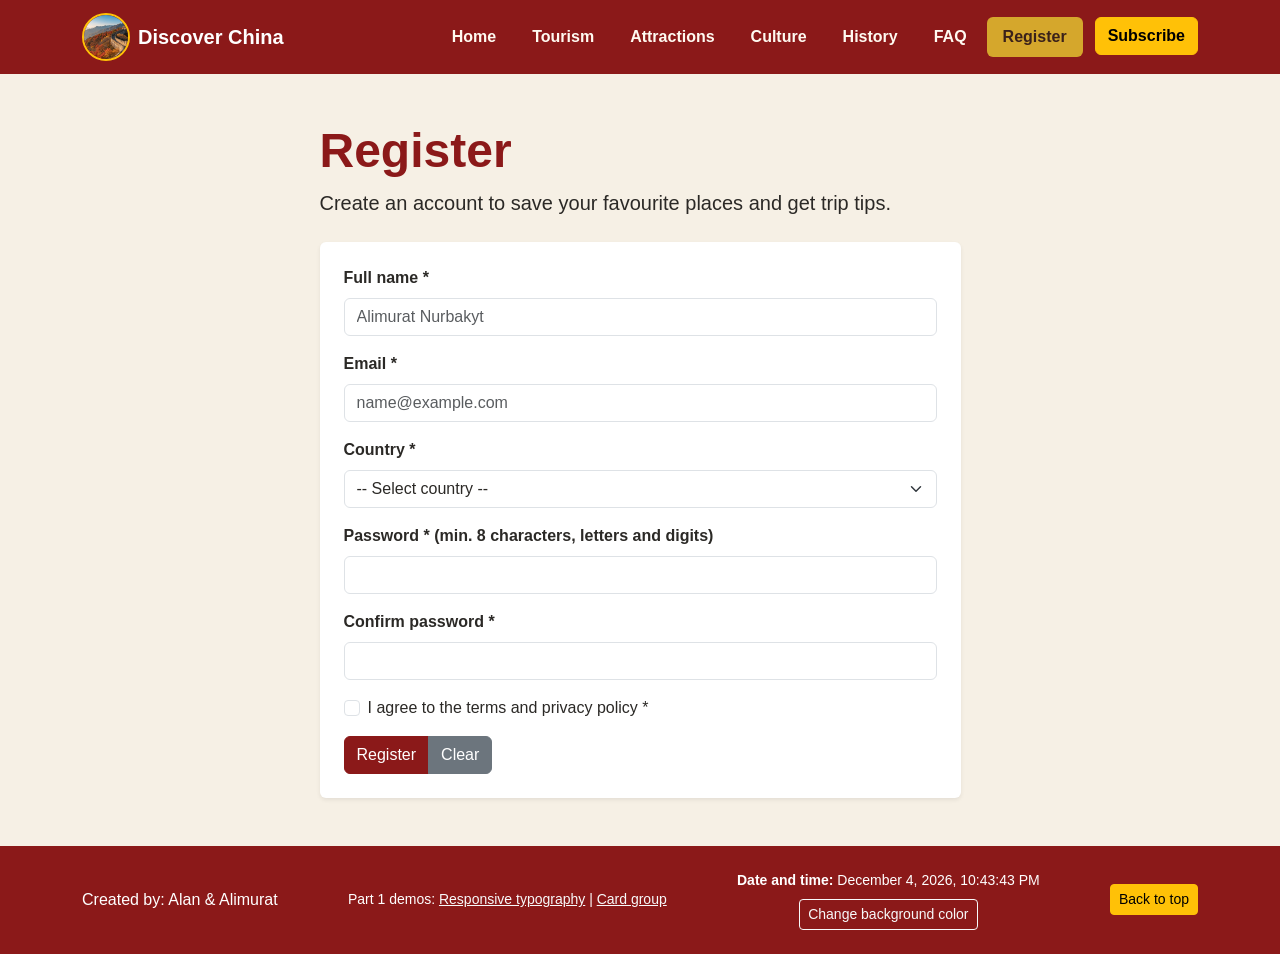
<file: register.html>
<!DOCTYPE html>
<html lang="en">
<head>
    <meta charset="UTF-8">
    <meta name="viewport" content="width=device-width, initial-scale=1.0">
    <meta name="description" content="Tourism in China: cities, destinations and the best time to visit.">
    <title>Register | Discover China</title>
    <link rel="stylesheet" href="css/bootstrap.min.css">
    <link rel="stylesheet" href="css/style.css">
</head>
<body class="d-flex flex-column min-vh-100" id="top">
    <a class="visually-hidden-focusable btn btn-warning m-2 position-absolute" href="#main">Skip to main content</a>

    <header class="sticky-top">
        <nav class="navbar navbar-expand-lg navbar-dark bg-primary" aria-label="Main navigation">
            <div class="container">
                <a class="navbar-brand d-flex align-items-center gap-2 fw-bold" href="index.html">
                    <img src="images/china-tourism.jpg" alt="China website logo" width="48" height="48"
                         class="rounded-circle border border-2 border-warning object-fit-cover">
                    <span>Discover China</span>
                </a>
                <button class="navbar-toggler" type="button" data-bs-toggle="collapse" data-bs-target="#mainMenu"
                        aria-controls="mainMenu" aria-expanded="false" aria-label="Toggle navigation menu">
                    <span class="navbar-toggler-icon"></span>
                </button>
                <div class="collapse navbar-collapse" id="mainMenu">
                    <ul class="navbar-nav ms-auto gap-lg-1 mt-2 mt-lg-0">
                        <li class="nav-item"><a class="nav-link fw-bold rounded px-lg-3" href="index.html">Home</a></li>
                        <li class="nav-item"><a class="nav-link fw-bold rounded px-lg-3" href="tourism.html">Tourism</a></li>
                        <li class="nav-item"><a class="nav-link fw-bold rounded px-lg-3" href="attraction.html">Attractions</a></li>
                        <li class="nav-item"><a class="nav-link fw-bold rounded px-lg-3" href="culture.html">Culture</a></li>
                        <li class="nav-item"><a class="nav-link fw-bold rounded px-lg-3" href="history.html">History</a></li>
                        <li class="nav-item"><a class="nav-link fw-bold rounded px-lg-3" href="faq.html">FAQ</a></li>
                        <li class="nav-item"><a class="nav-link fw-bold rounded px-lg-3 active" aria-current="page" href="register.html">Register</a></li>
                        <li class="nav-item ms-lg-2 mt-2 mt-lg-0"><button type="button" class="btn btn-warning fw-bold" data-open-popup>Subscribe</button></li>
                    </ul>
                </div>
            </div>
        </nav>
    </header>

    <div class="container flex-grow-1">
        <main id="main" class="py-4 py-lg-5" tabindex="-1">
            <div class="row justify-content-center">
                <div class="col-12 col-md-10 col-lg-7">
                    <h1 class="display-5 fw-bold text-primary mb-2">Register</h1>
                    <p class="lead mb-4">Create an account to save your favourite places and get trip tips.</p>
                    <div class="card border-0 shadow-sm">
                        <div class="card-body p-3 p-lg-4">
                            <div class="alert alert-success d-none" id="registerSuccess" role="status" tabindex="-1"></div>
                            <form id="registerForm" novalidate>
                            <div class="mb-3">
                                <label for="fullName" class="form-label fw-bold">Full name *</label>
                                <input type="text" class="form-control" id="fullName" name="fullName" autocomplete="name" placeholder="Alimurat Nurbakyt">
                                <div class="invalid-feedback" id="fullName-error"></div>
                            </div>
                            <div class="mb-3">
                                <label for="email" class="form-label fw-bold">Email *</label>
                                <input type="email" class="form-control" id="email" name="email" autocomplete="email" placeholder="name@example.com">
                                <div class="invalid-feedback" id="email-error"></div>
                            </div>
                            <div class="mb-3">
                                <label for="country" class="form-label fw-bold">Country *</label>
                                <select class="form-select" id="country" name="country">
                                    <option value="">-- Select country --</option>
                                    <option>Kazakhstan</option><option>China</option><option>Russia</option>
                                    <option>Kyrgyzstan</option><option>Uzbekistan</option><option>Other</option>
                                </select>
                                <div class="invalid-feedback" id="country-error"></div>
                            </div>
                            <div class="mb-3">
                                <label for="password" class="form-label fw-bold">Password * (min. 8 characters, letters and digits)</label>
                                <input type="password" class="form-control" id="password" name="password" autocomplete="new-password" >
                                <div class="invalid-feedback" id="password-error"></div>
                            </div>
                            <div class="mb-3">
                                <label for="confirmPassword" class="form-label fw-bold">Confirm password *</label>
                                <input type="password" class="form-control" id="confirmPassword" name="confirmPassword" autocomplete="new-password" >
                                <div class="invalid-feedback" id="confirmPassword-error"></div>
                            </div>
                            <div class="mb-3">
                                <div class="form-check">
                                    <input class="form-check-input" type="checkbox" id="terms" name="terms">
                                    <label class="form-check-label" for="terms">I agree to the terms and privacy policy *</label>
                                    <div class="invalid-feedback" id="terms-error"></div>
                                </div>
                            </div>
                            <div class="btn-group" role="group" aria-label="Form actions">
                                <button type="submit" class="btn btn-primary">Register</button>
                                <button type="reset" class="btn btn-secondary">Clear</button>
                            </div>
                            </form>
                        </div>
                    </div>
                </div>
            </div>
        </main>
    </div>

    <!-- Task 3: popup subscription form (hidden by default) -->
    <div class="popup-overlay" id="popupOverlay" role="dialog" aria-modal="true" aria-labelledby="popupTitle">
        <div class="popup-window card border-0 shadow-lg">
            <div class="card-body p-4">
                <button type="button" class="btn-close popup-close" id="popupClose" aria-label="Close"></button>
                <h2 id="popupTitle" class="h4 text-primary mb-3">Subscribe to China travel news</h2>
                <form id="subscribeForm" novalidate>
                    <div class="mb-3">
                        <label for="subName" class="form-label fw-bold">Name</label>
                        <input type="text" class="form-control" id="subName" placeholder="Your name" autocomplete="name">
                        <div class="invalid-feedback" id="subName-error"></div>
                    </div>
                    <div class="mb-3">
                        <label for="subEmail" class="form-label fw-bold">Email</label>
                        <input type="email" class="form-control" id="subEmail" placeholder="name@example.com" autocomplete="email">
                        <div class="invalid-feedback" id="subEmail-error"></div>
                    </div>
                    <button type="submit" class="btn btn-primary">Subscribe</button>
                    <div class="alert alert-success d-none mt-3 mb-0" id="subSuccess" role="status"></div>
                </form>
            </div>
        </div>
    </div>

    <footer class="bg-primary text-white mt-auto py-4">
        <div class="container d-flex flex-wrap justify-content-between align-items-center gap-3">
            <p class="mb-0">Created by: Alan &amp; Alimurat</p>
            <p class="mb-0 small">
                Part 1 demos:
                <a class="link-light" href="typography.html">Responsive typography</a> |
                <a class="link-light" href="card-group.html">Card group</a>
            </p>
            <div class="text-lg-center">
                <p class="mb-2 small"><span class="fw-bold">Date and time:</span> <span id="datetime" aria-live="off"></span></p>
                <button type="button" class="btn btn-outline-light btn-sm" id="colorBtn">Change background color</button>
            </div>
            <a href="#top" class="btn btn-warning btn-sm">Back to top</a>
        </div>
    </footer>

    <script src="js/bootstrap.bundle.min.js"></script>
    <script src="js/bgcolor.js"></script>
    <script src="js/datetime.js"></script>
    <script src="js/popup.js"></script>
    <script src="js/validation.js"></script>
</body>
</html>
</file>
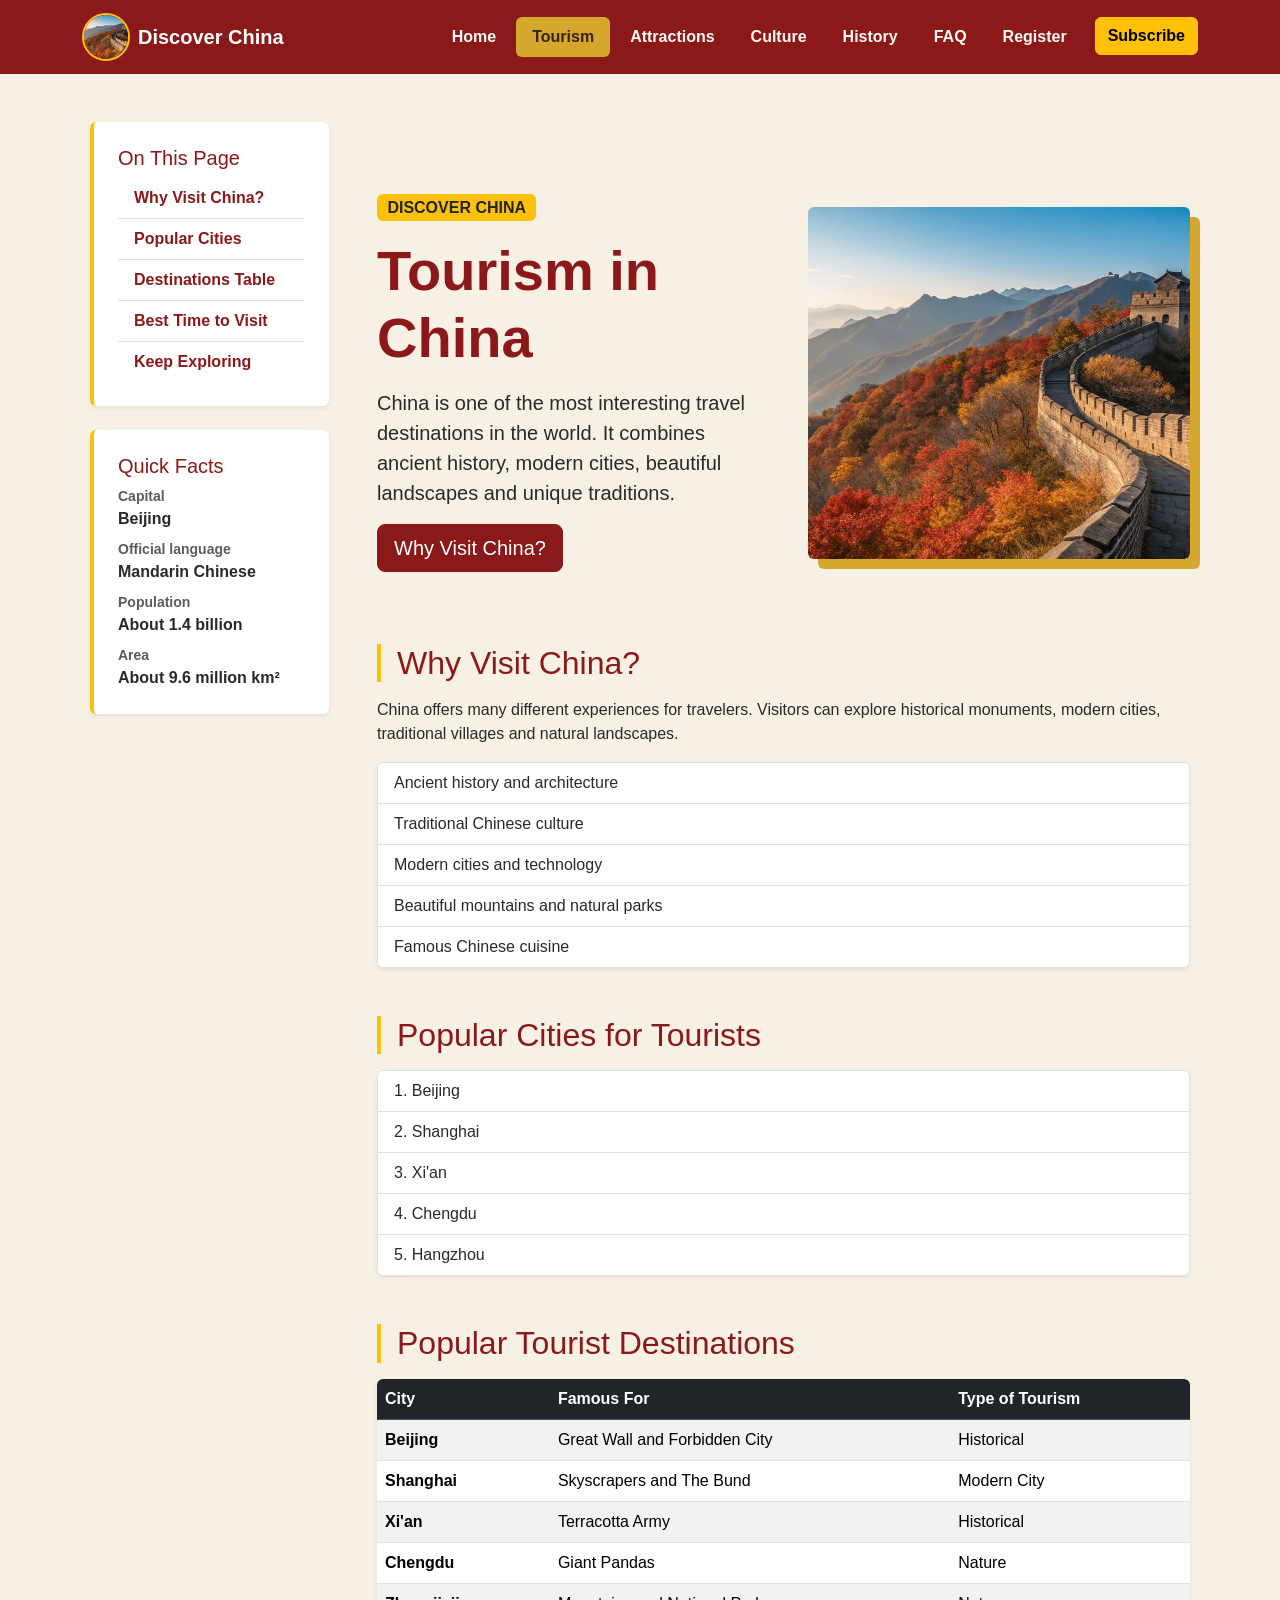
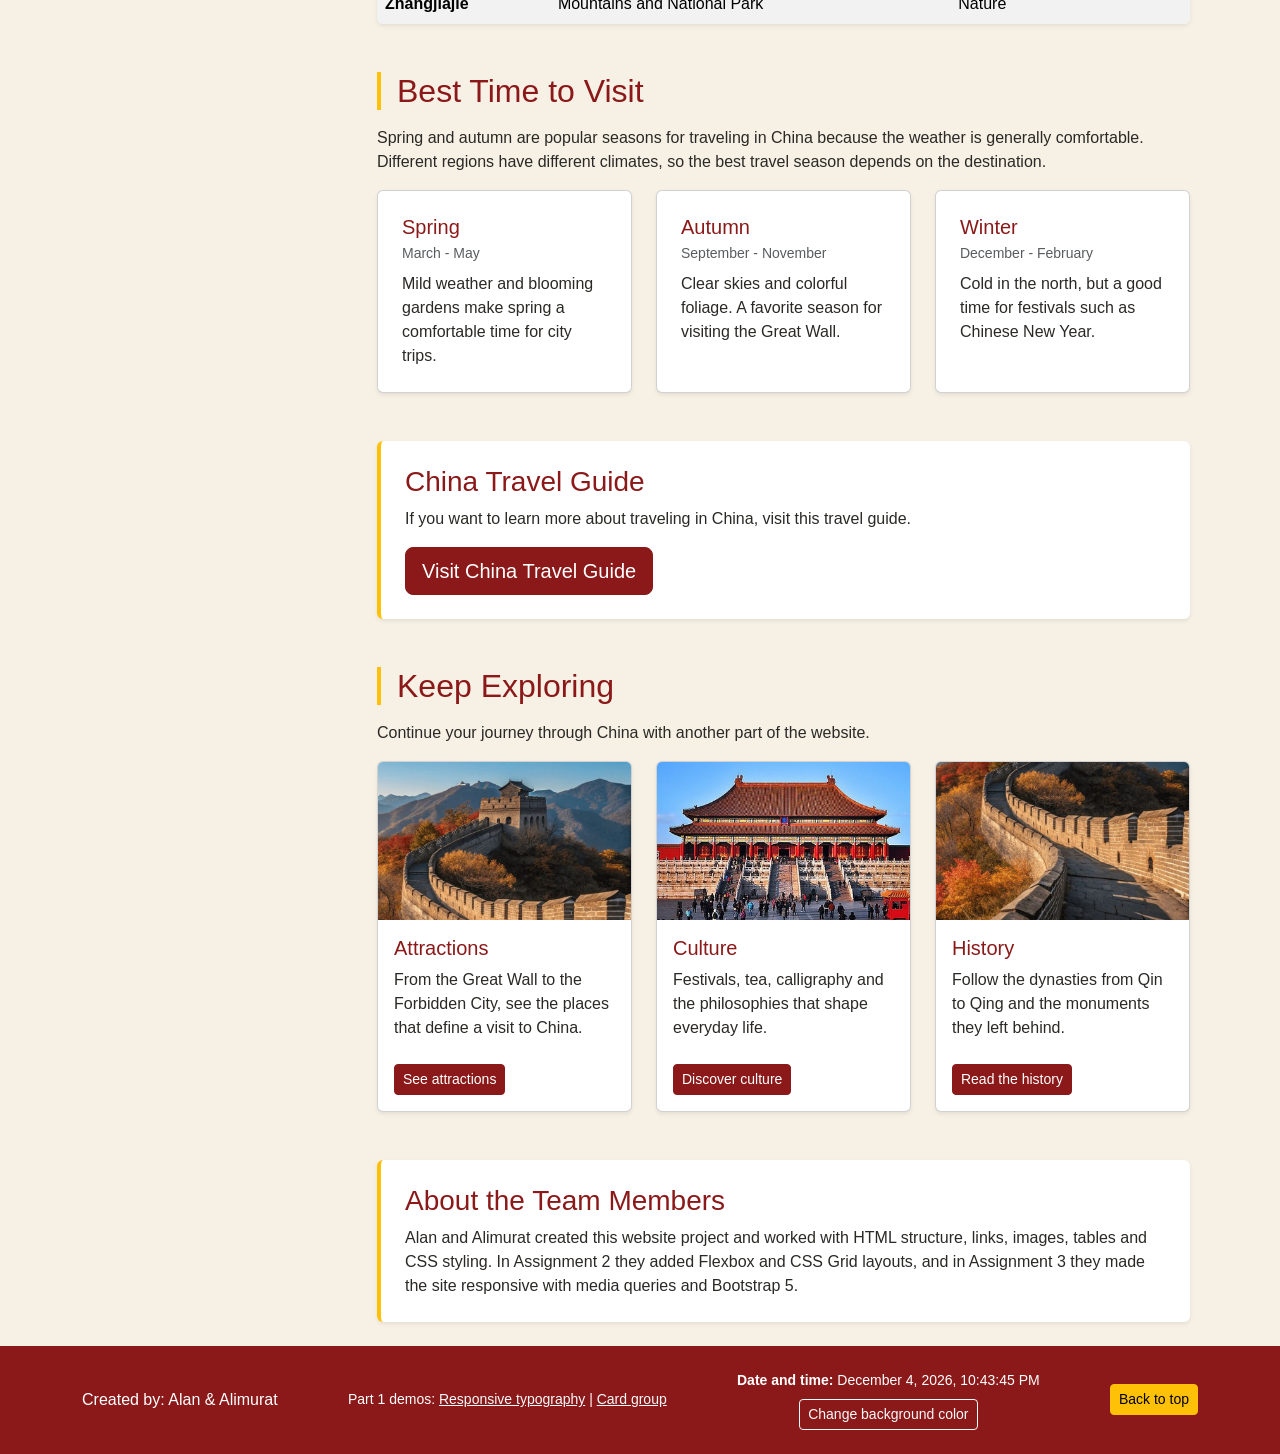
<file: tourism.html>
<!DOCTYPE html>
<html lang="en">
<head>
    <meta charset="UTF-8">
    <meta name="viewport" content="width=device-width, initial-scale=1.0">
    <meta name="description" content="Tourism in China: cities, destinations and the best time to visit.">
    <title>Tourism in China</title>
    <link rel="stylesheet" href="css/bootstrap.min.css">
    <link rel="stylesheet" href="css/style.css">
</head>
<body class="d-flex flex-column min-vh-100" id="top">
    <a class="visually-hidden-focusable btn btn-warning m-2 position-absolute" href="#main">Skip to main content</a>

    <header class="sticky-top">
        <nav class="navbar navbar-expand-lg navbar-dark bg-primary" aria-label="Main navigation">
            <div class="container">
                <a class="navbar-brand d-flex align-items-center gap-2 fw-bold" href="index.html">
                    <img src="images/china-tourism.jpg" alt="China website logo" width="48" height="48"
                         class="rounded-circle border border-2 border-warning object-fit-cover">
                    <span>Discover China</span>
                </a>
                <button class="navbar-toggler" type="button" data-bs-toggle="collapse" data-bs-target="#mainMenu"
                        aria-controls="mainMenu" aria-expanded="false" aria-label="Toggle navigation menu">
                    <span class="navbar-toggler-icon"></span>
                </button>
                <div class="collapse navbar-collapse" id="mainMenu">
                    <ul class="navbar-nav ms-auto gap-lg-1 mt-2 mt-lg-0">
                        <li class="nav-item"><a class="nav-link fw-bold rounded px-lg-3" href="index.html">Home</a></li>
                        <li class="nav-item"><a class="nav-link fw-bold rounded px-lg-3 active" aria-current="page" href="tourism.html">Tourism</a></li>
                        <li class="nav-item"><a class="nav-link fw-bold rounded px-lg-3" href="attraction.html">Attractions</a></li>
                        <li class="nav-item"><a class="nav-link fw-bold rounded px-lg-3" href="culture.html">Culture</a></li>
                        <li class="nav-item"><a class="nav-link fw-bold rounded px-lg-3" href="history.html">History</a></li>
                        <li class="nav-item"><a class="nav-link fw-bold rounded px-lg-3" href="faq.html">FAQ</a></li>
                        <li class="nav-item"><a class="nav-link fw-bold rounded px-lg-3" href="register.html">Register</a></li>
                        <li class="nav-item ms-lg-2 mt-2 mt-lg-0"><button type="button" class="btn btn-warning fw-bold" data-open-popup>Subscribe</button></li>
                    </ul>
                </div>
            </div>
        </nav>
    </header>

    <div class="container flex-grow-1">
        <div class="row px-2 px-sm-2 gx-lg-5">
            <main id="main" class="col-lg-9 order-lg-2" tabindex="-1">
                <section class="row align-items-center g-4 g-lg-5 py-4 py-lg-5 mt-lg-4">
                    <div class="col-12 col-lg-6">
                        <span class="badge bg-warning text-dark fs-6 fw-bold text-uppercase mb-3">Discover China</span>
                        <h1 class="display-4 fw-bold text-primary mb-3">Tourism in China</h1>
                        <p class="lead">China is one of the most interesting travel destinations in the world. It combines ancient history, modern cities, beautiful landscapes and unique traditions.</p>
                        <a href="#why-visit" class="btn btn-primary btn-lg">Why Visit China?</a>
                    </div>
                    <div class="col-12 col-lg-6">
                        <img src="images/china-tourism.jpg" alt="Great Wall of China" class="photo-frame rounded">
                    </div>
                </section>
                <h2 id="why-visit" class="h2 text-primary border-start border-4 border-warning ps-3 mt-4 mb-3">Why Visit China?</h2>
                <p>China offers many different experiences for travelers. Visitors can explore historical monuments, modern cities, traditional villages and natural landscapes.</p>
                <ul class="list-group shadow-sm mb-4">
                    <li class="list-group-item">Ancient history and architecture</li>
                    <li class="list-group-item">Traditional Chinese culture</li>
                    <li class="list-group-item">Modern cities and technology</li>
                    <li class="list-group-item">Beautiful mountains and natural parks</li>
                    <li class="list-group-item">Famous Chinese cuisine</li>
                </ul>

                <h2 id="cities" class="h2 text-primary border-start border-4 border-warning ps-3 mt-5 mb-3">Popular Cities for Tourists</h2>
                <ol class="list-group list-group-numbered shadow-sm mb-4">
                    <li class="list-group-item">Beijing</li>
                    <li class="list-group-item">Shanghai</li>
                    <li class="list-group-item">Xi'an</li>
                    <li class="list-group-item">Chengdu</li>
                    <li class="list-group-item">Hangzhou</li>
                </ol>

                <h2 id="destinations" class="h2 text-primary border-start border-4 border-warning ps-3 mt-5 mb-3">Popular Tourist Destinations</h2>
                <div class="table-responsive rounded shadow-sm mb-4">
                    <table class="table table-striped table-hover align-middle mb-0">
                        <caption class="visually-hidden">Popular tourist destinations in China</caption>
                        <thead class="table-dark"><tr><th scope="col">City</th><th scope="col">Famous For</th><th scope="col">Type of Tourism</th></tr></thead>
                        <tbody>
                            <tr><th scope="row">Beijing</th><td>Great Wall and Forbidden City</td><td>Historical</td></tr>
                            <tr><th scope="row">Shanghai</th><td>Skyscrapers and The Bund</td><td>Modern City</td></tr>
                            <tr><th scope="row">Xi'an</th><td>Terracotta Army</td><td>Historical</td></tr>
                            <tr><th scope="row">Chengdu</th><td>Giant Pandas</td><td>Nature</td></tr>
                            <tr><th scope="row">Zhangjiajie</th><td>Mountains and National Park</td><td>Nature</td></tr>
                        </tbody>
                    </table>
                </div>

                <h2 id="best-time" class="h2 text-primary border-start border-4 border-warning ps-3 mt-5 mb-3">Best Time to Visit</h2>
                <p>Spring and autumn are popular seasons for traveling in China because the weather is generally comfortable. Different regions have different climates, so the best travel season depends on the destination.</p>
                <div class="row g-3 g-lg-4 mb-4">
                    <div class="col-12 col-sm-12 col-md-6 col-lg-4">
                        <div class="card h-100 shadow-sm">
                            <div class="card-body p-3 p-lg-4">
                                <h3 class="h5 card-title text-primary">Spring</h3>
                                <p class="card-subtitle small text-body-secondary mb-2">March - May</p>
                                <p class="card-text mb-0">Mild weather and blooming gardens make spring a comfortable time for city trips.</p>
                            </div>
                        </div>
                    </div>
                    <div class="col-12 col-sm-12 col-md-6 col-lg-4">
                        <div class="card h-100 shadow-sm">
                            <div class="card-body p-3 p-lg-4">
                                <h3 class="h5 card-title text-primary">Autumn</h3>
                                <p class="card-subtitle small text-body-secondary mb-2">September - November</p>
                                <p class="card-text mb-0">Clear skies and colorful foliage. A favorite season for visiting the Great Wall.</p>
                            </div>
                        </div>
                    </div>
                    <div class="col-12 col-sm-12 col-md-6 col-lg-4">
                        <div class="card h-100 shadow-sm">
                            <div class="card-body p-3 p-lg-4">
                                <h3 class="h5 card-title text-primary">Winter</h3>
                                <p class="card-subtitle small text-body-secondary mb-2">December - February</p>
                                <p class="card-text mb-0">Cold in the north, but a good time for festivals such as Chinese New Year.</p>
                            </div>
                        </div>
                    </div>
                </div>

                <section class="card border-0 border-start border-4 border-warning shadow-sm my-5">
                    <div class="card-body p-3 p-lg-4">
                        <h2 class="h3 text-primary card-title">China Travel Guide</h2>
                        <p class="card-text">If you want to learn more about traveling in China, visit this travel guide.</p>
                        <a href="https://www.travelchinaguide.com/" target="_blank" rel="noopener" class="btn btn-primary btn-lg">Visit China Travel Guide</a>
                    </div>
                </section>

                <section id="explore" class="mt-5">
                    <h2 class="h2 text-primary border-start border-4 border-warning ps-3 mb-3">Keep Exploring</h2>
                    <p>Continue your journey through China with another part of the website.</p>
                    <div class="row g-4">
                        <div class="col-12 col-md-6 col-lg-4">
                            <article class="card h-100 shadow-sm card-lift">
                                <img src="images/cards/attractions.jpg" class="card-img-top" alt="Stone watchtower on the Great Wall">
                                <div class="card-body">
                                    <h3 class="card-title h5 text-primary">Attractions</h3>
                                    <p class="card-text">From the Great Wall to the Forbidden City, see the places that define a visit to China.</p>
                                </div>
                                <div class="card-footer bg-transparent border-0 pb-3">
                                    <a href="attraction.html" class="btn btn-primary btn-sm">See attractions</a>
                                </div>
                            </article>
                        </div>
                        <div class="col-12 col-md-6 col-lg-4">
                            <article class="card h-100 shadow-sm card-lift">
                                <img src="images/cards/culture.jpg" class="card-img-top" alt="Roof of an imperial hall in the Forbidden City">
                                <div class="card-body">
                                    <h3 class="card-title h5 text-primary">Culture</h3>
                                    <p class="card-text">Festivals, tea, calligraphy and the philosophies that shape everyday life.</p>
                                </div>
                                <div class="card-footer bg-transparent border-0 pb-3">
                                    <a href="culture.html" class="btn btn-primary btn-sm">Discover culture</a>
                                </div>
                            </article>
                        </div>
                        <div class="col-12 col-md-6 col-lg-4">
                            <article class="card h-100 shadow-sm card-lift">
                                <img src="images/cards/history.jpg" class="card-img-top" alt="Paved walkway along the Great Wall">
                                <div class="card-body">
                                    <h3 class="card-title h5 text-primary">History</h3>
                                    <p class="card-text">Follow the dynasties from Qin to Qing and the monuments they left behind.</p>
                                </div>
                                <div class="card-footer bg-transparent border-0 pb-3">
                                    <a href="history.html" class="btn btn-primary btn-sm">Read the history</a>
                                </div>
                            </article>
                        </div>
                    </div>
                </section>

                <section id="team" class="mt-5 mb-4">
                    <div class="card border-0 border-start border-4 border-warning shadow-sm">
                        <div class="card-body p-3 p-lg-4">
                            <h2 class="h3 text-primary card-title">About the Team Members</h2>
                            <p class="card-text mb-0">Alan and Alimurat created this website project and worked with HTML structure, links, images, tables and CSS styling. In Assignment 2 they added Flexbox and CSS Grid layouts, and in Assignment 3 they made the site responsive with media queries and Bootstrap 5.</p>
                        </div>
                    </div>
                </section>
            </main>

            <aside class="col-lg-3 order-lg-1 mt-2 mt-lg-5 mb-4" aria-label="Sidebar">
                <div class="sticky-lg-top side-sticky">
                    <div class="card border-0 border-start border-4 border-warning shadow-sm mb-3 mb-lg-4">
                        <div class="card-body p-3 p-lg-4">
                            <h2 class="h5 text-primary card-title">On This Page</h2>
                            <div class="list-group list-group-flush">
                                <a class="list-group-item list-group-item-action text-primary fw-bold" href="#why-visit">Why Visit China?</a>
                                <a class="list-group-item list-group-item-action text-primary fw-bold" href="#cities">Popular Cities</a>
                                <a class="list-group-item list-group-item-action text-primary fw-bold" href="#destinations">Destinations Table</a>
                                <a class="list-group-item list-group-item-action text-primary fw-bold" href="#best-time">Best Time to Visit</a>
                                <a class="list-group-item list-group-item-action text-primary fw-bold" href="#explore">Keep Exploring</a>
                            </div>
                        </div>
                    </div>
                    <div class="card border-0 border-start border-4 border-warning shadow-sm">
                        <div class="card-body p-3 p-lg-4">
                            <h2 class="h5 text-primary card-title">Quick Facts</h2>
                            <dl class="mb-0">
                                <dt class="small text-body-secondary">Capital</dt><dd class="fw-bold">Beijing</dd>
                                <dt class="small text-body-secondary">Official language</dt><dd class="fw-bold">Mandarin Chinese</dd>
                                <dt class="small text-body-secondary">Population</dt><dd class="fw-bold">About 1.4 billion</dd>
                                <dt class="small text-body-secondary">Area</dt><dd class="fw-bold mb-0">About 9.6 million km&sup2;</dd>
                            </dl>
                        </div>
                    </div>
                </div>
            </aside>
        </div>
    </div>

    <!-- Task 3: popup subscription form (hidden by default) -->
    <div class="popup-overlay" id="popupOverlay" role="dialog" aria-modal="true" aria-labelledby="popupTitle">
        <div class="popup-window card border-0 shadow-lg">
            <div class="card-body p-4">
                <button type="button" class="btn-close popup-close" id="popupClose" aria-label="Close"></button>
                <h2 id="popupTitle" class="h4 text-primary mb-3">Subscribe to China travel news</h2>
                <form id="subscribeForm" novalidate>
                    <div class="mb-3">
                        <label for="subName" class="form-label fw-bold">Name</label>
                        <input type="text" class="form-control" id="subName" placeholder="Your name" autocomplete="name">
                        <div class="invalid-feedback" id="subName-error"></div>
                    </div>
                    <div class="mb-3">
                        <label for="subEmail" class="form-label fw-bold">Email</label>
                        <input type="email" class="form-control" id="subEmail" placeholder="name@example.com" autocomplete="email">
                        <div class="invalid-feedback" id="subEmail-error"></div>
                    </div>
                    <button type="submit" class="btn btn-primary">Subscribe</button>
                    <div class="alert alert-success d-none mt-3 mb-0" id="subSuccess" role="status"></div>
                </form>
            </div>
        </div>
    </div>

    <footer class="bg-primary text-white mt-auto py-4">
        <div class="container d-flex flex-wrap justify-content-between align-items-center gap-3">
            <p class="mb-0">Created by: Alan &amp; Alimurat</p>
            <p class="mb-0 small">
                Part 1 demos:
                <a class="link-light" href="typography.html">Responsive typography</a> |
                <a class="link-light" href="card-group.html">Card group</a>
            </p>
            <div class="text-lg-center">
                <p class="mb-2 small"><span class="fw-bold">Date and time:</span> <span id="datetime" aria-live="off"></span></p>
                <button type="button" class="btn btn-outline-light btn-sm" id="colorBtn">Change background color</button>
            </div>
            <a href="#top" class="btn btn-warning btn-sm">Back to top</a>
        </div>
    </footer>

    <script src="js/bootstrap.bundle.min.js"></script>
    <script src="js/bgcolor.js"></script>
    <script src="js/datetime.js"></script>
    <script src="js/popup.js"></script>
</body>
</html>
</file>
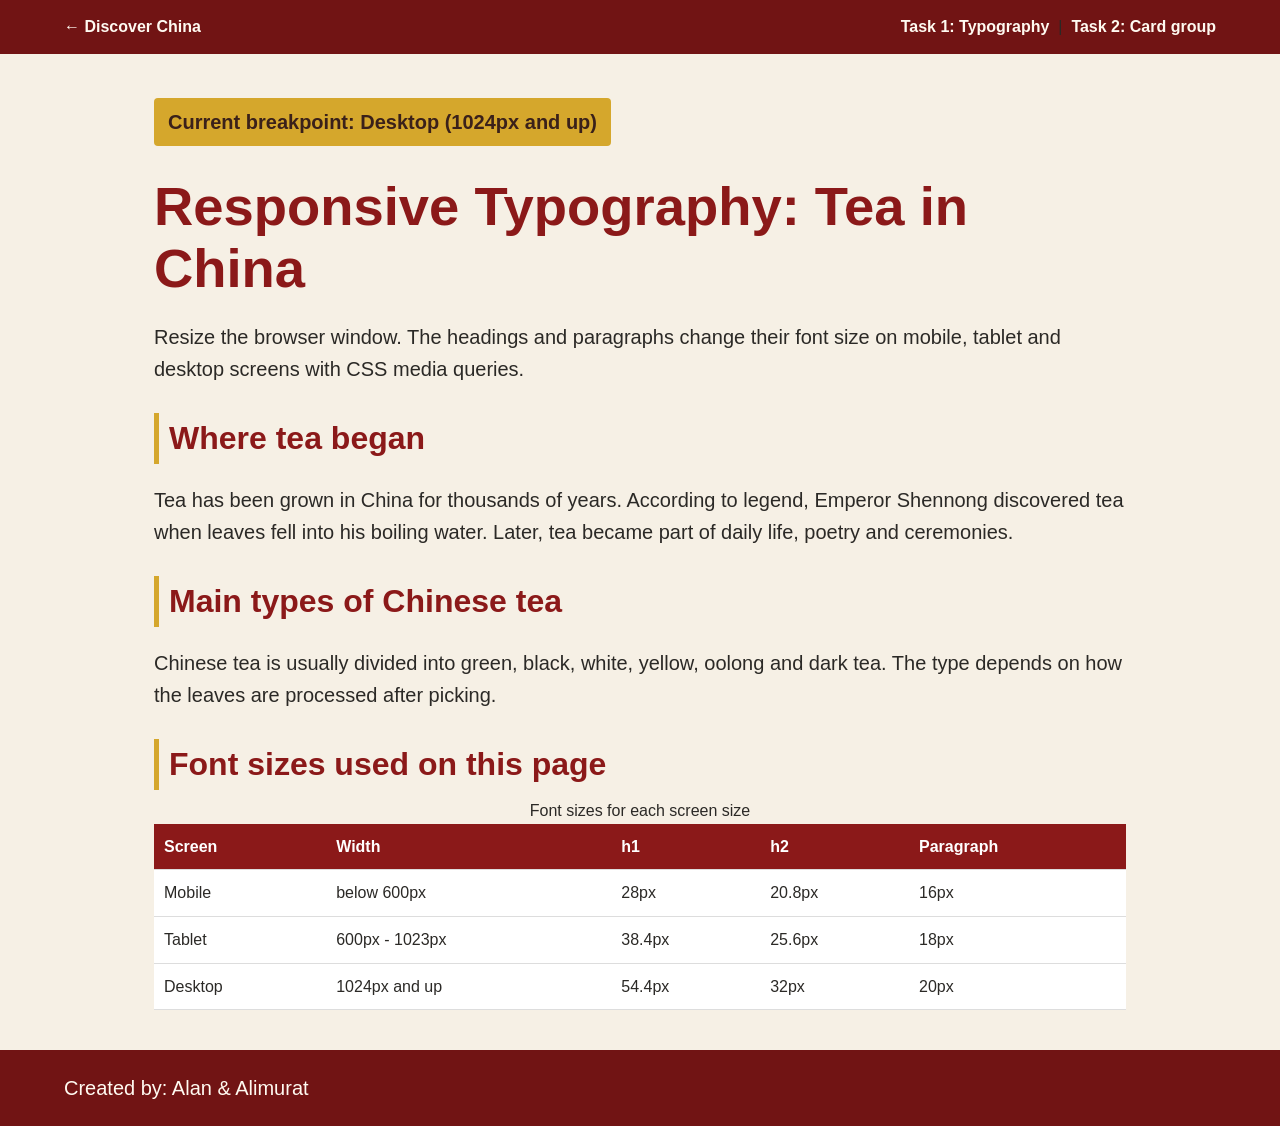
<file: typography.html>
<!DOCTYPE html>
<html lang="en">
<head>
    <meta charset="UTF-8">
    <meta name="viewport" content="width=device-width, initial-scale=1.0">
    <title>Task 1: Responsive Typography</title>
    <link rel="stylesheet" href="css/media-queries.css">
</head>
<body>
    <header class="top-bar">
        <a href="index.html">&larr; Discover China</a>
        <nav aria-label="Part 1 pages">
            <a href="typography.html">Task 1: Typography</a> &nbsp;|&nbsp;
            <a href="card-group.html">Task 2: Card group</a>
        </nav>
    </header>

    <main class="page-content">
        <p class="breakpoint" role="status">Current breakpoint: </p>
        <h1>Responsive Typography: Tea in China</h1>
        <p>Resize the browser window. The headings and paragraphs change their font size on mobile, tablet and desktop screens with CSS media queries.</p>

        <h2>Where tea began</h2>
        <p>Tea has been grown in China for thousands of years. According to legend, Emperor Shennong discovered tea when leaves fell into his boiling water. Later, tea became part of daily life, poetry and ceremonies.</p>

        <h2>Main types of Chinese tea</h2>
        <p>Chinese tea is usually divided into green, black, white, yellow, oolong and dark tea. The type depends on how the leaves are processed after picking.</p>

        <h2>Font sizes used on this page</h2>
        <div class="table-scroll">
        <table class="size-table">
            <caption class="visually-hidden">Font sizes for each screen size</caption>
            <thead><tr><th scope="col">Screen</th><th scope="col">Width</th><th scope="col">h1</th><th scope="col">h2</th><th scope="col">Paragraph</th></tr></thead>
            <tbody>
                <tr><td>Mobile</td><td>below 600px</td><td>28px</td><td>20.8px</td><td>16px</td></tr>
                <tr><td>Tablet</td><td>600px - 1023px</td><td>38.4px</td><td>25.6px</td><td>18px</td></tr>
                <tr><td>Desktop</td><td>1024px and up</td><td>54.4px</td><td>32px</td><td>20px</td></tr>
            </tbody>
        </table>
        </div>
    </main>

    <footer class="footer">
        <p>Created by: Alan &amp; Alimurat</p>
    </footer>
</body>
</html>
</file>
<file: css/style.css>
/* =====================================================
   DISCOVER CHINA - custom styles on top of Bootstrap 5.3
   Assignment 3: Media Queries + Bootstrap Grid

   Bootstrap does almost all of the work now. This file only
   holds the brand colours (Bootstrap CSS variables) and a few
   rules that Bootstrap has no utility class for.
   Margins and paddings are NOT written here any more - they
   come from Bootstrap spacing utilities (m-*, p-*, mt-lg-*).
   ===================================================== */

/* 1. Brand colours: override Bootstrap's CSS variables */
:root {
    --bs-primary: #8b1919;
    --bs-primary-rgb: 139, 25, 25;
    --bs-link-color: #8b1919;
    --bs-link-color-rgb: 139, 25, 25;
    --bs-link-hover-color: #5e1010;
    --bs-link-hover-color-rgb: 94, 16, 16;
    --bs-body-color: #2b2926;
    --bs-body-font-family: Arial, sans-serif;
}

body {
    background-color: #f6f0e5;
}

html {
    scroll-behavior: smooth;
    scroll-padding-top: 5.5rem;      /* anchors are not hidden under the sticky navbar */
}

/* 2. Bootstrap buttons in the brand colour */
.btn-primary {
    --bs-btn-bg: #8b1919;
    --bs-btn-border-color: #8b1919;
    --bs-btn-hover-bg: #711414;
    --bs-btn-hover-border-color: #711414;
    --bs-btn-active-bg: #5e1010;
    --bs-btn-active-border-color: #5e1010;
    --bs-btn-disabled-bg: #8b1919;
    --bs-btn-disabled-border-color: #8b1919;
}

.btn-outline-primary {
    --bs-btn-color: #8b1919;
    --bs-btn-border-color: #8b1919;
    --bs-btn-hover-bg: #8b1919;
    --bs-btn-hover-border-color: #8b1919;
    --bs-btn-active-bg: #711414;
    --bs-btn-active-border-color: #711414;
    --bs-btn-disabled-color: #8b1919;
    --bs-btn-disabled-border-color: #8b1919;
}

/* 3. Navbar link style (high contrast on the maroon background) */
.navbar {
    --bs-navbar-color: #fffaf1;
    --bs-navbar-hover-color: #3a211a;
    --bs-navbar-active-color: #3a211a;
}

.navbar-nav .nav-link:hover,
.navbar-nav .nav-link:focus,
.navbar-nav .nav-link.active {
    background-color: #d5a72c;
}

/* 4. Form focus ring in the gold accent colour */
.form-control:focus,
.form-select:focus {
    border-color: #d5a72c;
    box-shadow: 0 0 0 0.25rem rgba(213, 167, 44, 0.45);
}

/* Checkboxes, radios and switches in the brand colour */
.form-check-input:checked {
    background-color: #8b1919;
    border-color: #8b1919;
}

/* 5. Photos: fixed height + gold offset shadow (no Bootstrap utility for these) */
.photo-frame {
    width: 100%;
    height: 22rem;
    object-fit: cover;
    box-shadow: 10px 10px 0 #d5a72c;
}

/* 6. Card hover lift */
.card-lift {
    transition: transform 0.3s, box-shadow 0.3s;
}

.card-lift:hover,
.card-lift:focus-within {
    transform: translateY(-6px);
    box-shadow: 0 1rem 1.8rem rgba(113, 20, 20, 0.22);
}

/* 7. Sidebar stays visible under the navbar on large screens */
.side-sticky {
    top: 5.5rem;
}

/* 8. Carousel: same shape for every slide, caption above the indicators */
.carousel-item img {
    aspect-ratio: 16 / 9;
    object-fit: cover;
    max-height: 34rem;
}

.carousel-caption {
    bottom: 2.5rem;
}

/* Custom media queries (Part 1 idea, used here for small screens) */
@media (max-width: 767.98px) {
    .photo-frame {
        height: 16rem;
    }

    .carousel-item img {
        aspect-ratio: 4 / 3;
    }
}

@media (prefers-reduced-motion: reduce) {
    html {
        scroll-behavior: auto;
    }

    *,
    *::before,
    *::after {
        transition: none !important;
    }
}

/* =====================================================
   ASSIGNMENT 4: JavaScript components
   ===================================================== */

/* Task 2: accordion — hidden by default, smooth max-height transition */
.faq-item {
    background: #fff;
    border: 1px solid rgba(139, 25, 25, 0.2);
    border-radius: 0.5rem;
    overflow: hidden;
}

.faq-question {
    width: 100%;
    display: flex;
    justify-content: space-between;
    align-items: center;
    gap: 1rem;
    text-align: left;
    background: none;
    border: 0;
    padding: 1rem 1.25rem;
    font-weight: 700;
    color: #8b1919;
}

.faq-question:hover,
.faq-item.open .faq-question {
    background: #fbf1d9;
}

.faq-question:focus-visible {
    outline: 3px solid #d5a72c;
    outline-offset: -3px;
}

.faq-icon {
    font-size: 1.6rem;
    line-height: 1;
    transition: transform 0.35s ease;
}

.faq-item.open .faq-icon {
    transform: rotate(45deg);
}

.faq-answer {
    max-height: 0;
    overflow: hidden;
    transition: max-height 0.4s ease;
}

/* Task 3: popup subscription form — hidden by default */
.popup-overlay {
    position: fixed;
    inset: 0;
    z-index: 2000;
    display: none;
    align-items: center;
    justify-content: center;
    padding: 1rem;
    background: rgba(0, 0, 0, 0.6);
    opacity: 0;
    transition: opacity 0.25s ease;
}

.popup-overlay.show {
    display: flex;
}

.popup-overlay.visible {
    opacity: 1;
}

.popup-window {
    position: relative;
    width: 100%;
    max-width: 28rem;
    max-height: 95vh;
    overflow-y: auto;
    transform: translateY(20px);
    transition: transform 0.25s ease;
}

.popup-overlay.visible .popup-window {
    transform: translateY(0);
}

.popup-close {
    position: absolute;
    top: 0.75rem;
    right: 0.75rem;
}

/* Task 4: smooth background change */
body {
    transition: background-color 0.6s ease;
}
</file>
<file: css/media-queries.css>
/* =====================================================
   PART 1 - MEDIA QUERIES (no Bootstrap on these pages)
   Used by: typography.html (Task 1) and card-group.html (Task 2)

   Mobile-first approach. Breakpoints:
     mobile  : below 600px      (default styles)
     tablet  : 600px - 1023px   (@media min-width: 600px)
     desktop : 1024px and up    (@media min-width: 1024px)
   ===================================================== */

* {
    box-sizing: border-box;
}

body {
    margin: 0;
    font-family: Arial, sans-serif;
    background-color: #f6f0e5;
    color: #2b2926;
    line-height: 1.6;
}

/* ---------- shared header / footer ---------- */
.top-bar {
    display: flex;
    flex-wrap: wrap;
    justify-content: space-between;
    gap: 10px;
    padding: 14px 5%;
    background-color: #711414;
}

.top-bar a {
    color: #fffaf1;
    font-weight: bold;
    text-decoration: none;
}

.top-bar a:hover,
.top-bar a:focus-visible {
    text-decoration: underline;
}

.page-content {
    max-width: 1100px;
    margin: 0 auto;
    padding: 24px 5% 40px;
}

.footer {
    padding: 22px 5%;
    background-color: #711414;
    color: #fffaf1;
}

.footer p {
    margin: 0;
}

/* ---------- TASK 1: RESPONSIVE TYPOGRAPHY ----------
   Font sizes are stored in CSS variables, so every media query
   only has to change three numbers.                          */
:root {
    --size-h1: 1.75rem;      /* mobile: 28px  */
    --size-h2: 1.3rem;       /* mobile: 20.8px */
    --size-p: 1rem;          /* mobile: 16px  */
}

h1 {
    font-size: var(--size-h1);
    line-height: 1.15;
    color: #8b1919;
    margin: 10px 0 16px;
}

h2 {
    font-size: var(--size-h2);
    color: #8b1919;
    margin: 28px 0 8px;
    border-left: 5px solid #d5a72c;
    padding-left: 10px;
}

p {
    font-size: var(--size-p);
}

/* current breakpoint label (its text is changed by media queries) */
.breakpoint {
    display: inline-block;
    padding: 8px 14px;
    background-color: #d5a72c;
    color: #3a211a;
    font-weight: bold;
    border-radius: 4px;
}

.breakpoint::after {
    content: "Mobile (below 600px)";
}

.table-scroll {
    overflow-x: auto;   /* table scrolls inside its box on narrow screens */
}

.size-table {
    width: 100%;
    border-collapse: collapse;
    background-color: white;
}

.size-table th {
    background-color: #8b1919;
    color: white;
    text-align: left;
}

.size-table th,
.size-table td {
    padding: 10px;
    border-bottom: 1px solid #ddd;
}

/* ---------- TASK 2: CARD GROUP ----------
   .cards is a wrapping flex container. Only the card width changes:
     mobile  -> 100%   (stacked)
     tablet  -> 50%    (two in a row)
     desktop -> 33.3%  (three in a row)                           */
.cards {
    display: flex;
    flex-wrap: wrap;
    justify-content: center;
    gap: 24px;
    margin-top: 24px;
}

.info-card {
    flex: 0 0 100%;
    background-color: white;
    border: 1px solid #eadfca;
    border-radius: 8px;
    overflow: hidden;
    box-shadow: 0 4px 12px rgba(0, 0, 0, 0.08);
}

.info-card img {
    display: block;
    width: 100%;
    aspect-ratio: 16 / 10;
    object-fit: cover;
}

.info-card .card-text {
    padding: 18px;
}

.info-card h3 {
    margin: 0 0 8px;
    color: #711414;
}

.info-card p {
    margin: 0;
    font-size: 0.95rem;
}

/* ---------- TABLET: 600px - 1023px ---------- */
@media (min-width: 600px) {
    :root {
        --size-h1: 2.4rem;   /* 38.4px */
        --size-h2: 1.6rem;   /* 25.6px */
        --size-p: 1.125rem;  /* 18px   */
    }

    .breakpoint::after {
        content: "Tablet (600px - 1023px)";
    }

    .info-card {
        flex-basis: calc(50% - 12px);   /* two cards per row */
    }
}

/* ---------- DESKTOP: 1024px and up ---------- */
@media (min-width: 1024px) {
    :root {
        --size-h1: 3.4rem;   /* 54.4px */
        --size-h2: 2rem;     /* 32px   */
        --size-p: 1.25rem;   /* 20px   */
    }

    .breakpoint::after {
        content: "Desktop (1024px and up)";
    }

    .info-card {
        flex-basis: calc((100% - 48px) / 3);   /* three cards per row */
    }
}
</file>
